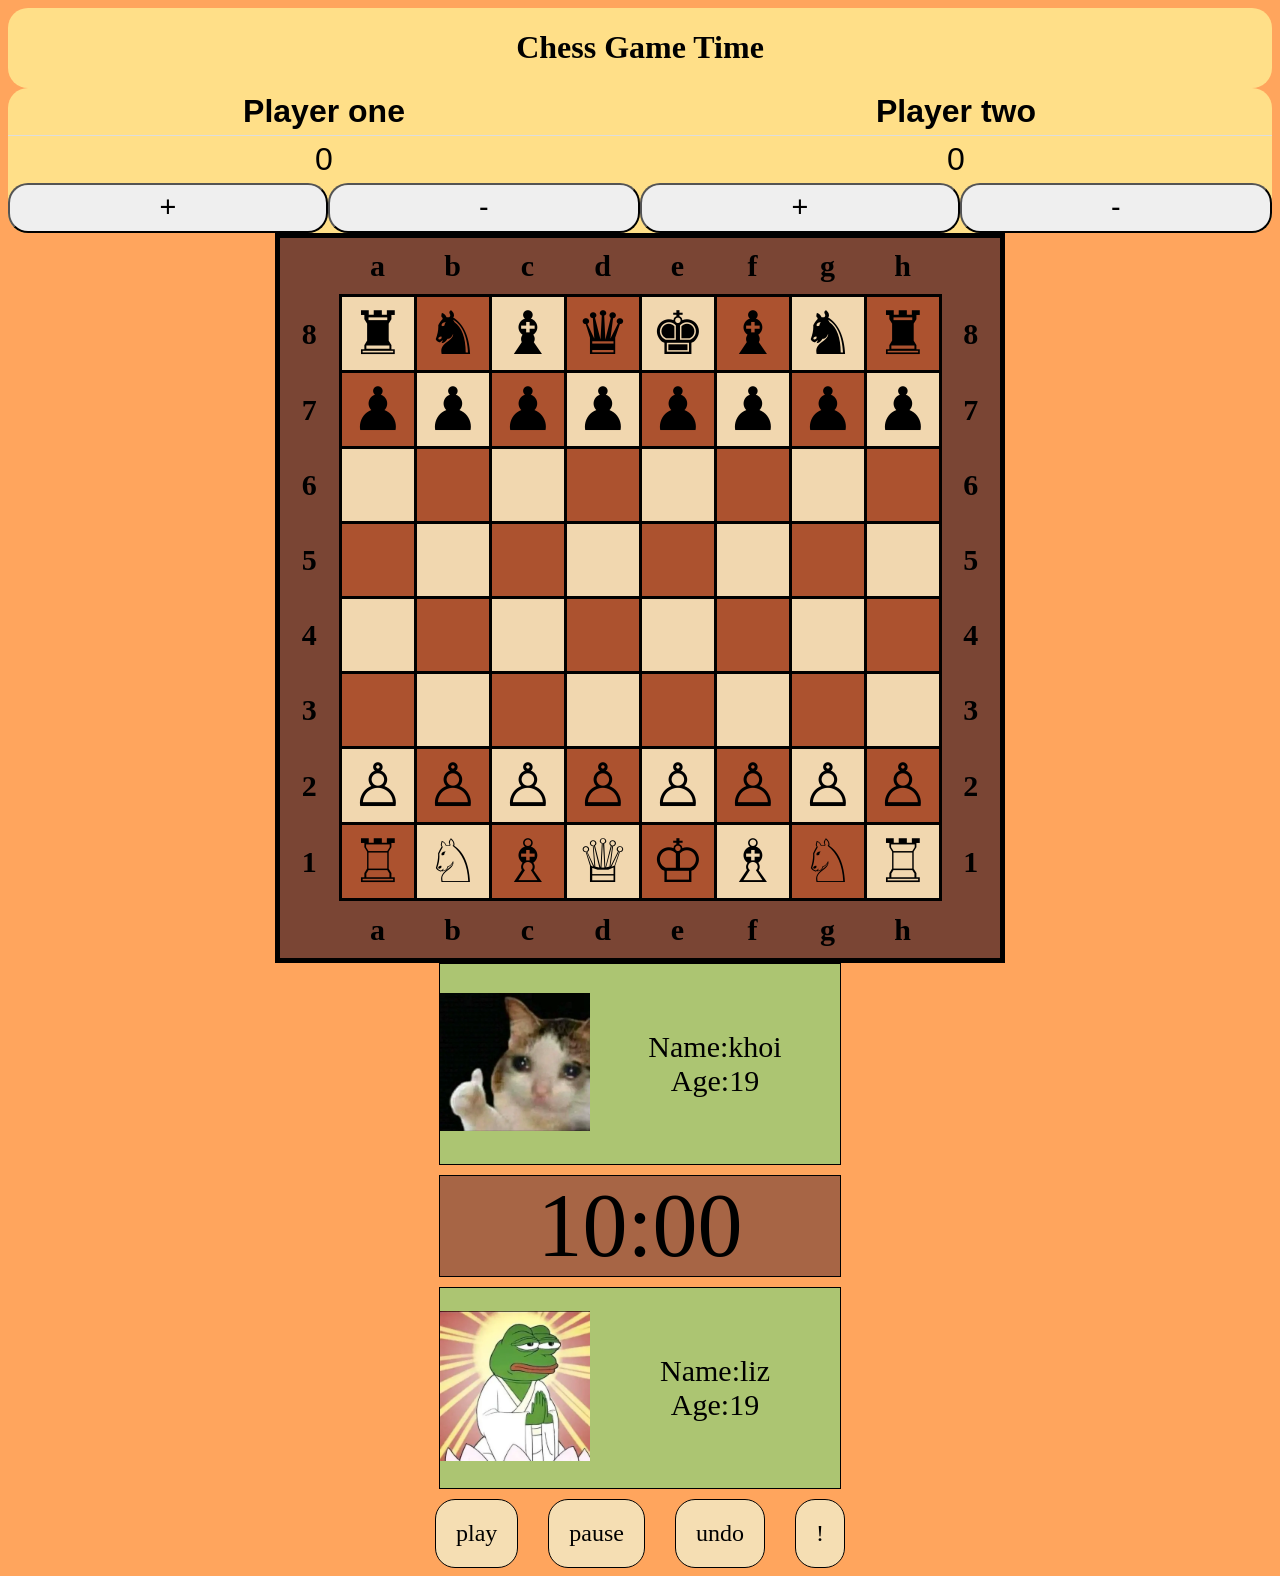
<file: ChessGame/chessGame.html>
<!DOCTYPE html>
<html lang="en">
<head>
    <meta charset="UTF-8">
    <meta name="viewport" content="width=device-width, initial-scale=1.0">
    <title>Document</title>
    <link rel="stylesheet" href="styles.css">
</head>
<body>
    <div class="gameName">
        <h1>Chess Game Time</h1>
    </div>
    <div class="scoreBoard">
        <div class="scoreBoard__name scoreBoard__name--one">Player one</div>
        <div class="scoreBoard__name scoreBoard__name--two">Player two</div>
        <div class="scoreBoard__score">0</div>
        <div class="scoreBoard__score">0</div>
        <div class="scoreBoard__controls">
            <button class="scoreBoard__controls--button">+</button>
            <button class="scoreBoard__controls--button">-</button>
        </div>
        <div class="scoreBoard__controls">
            <button class="scoreBoard__controls--button">+</button>
            <button class="scoreBoard__controls--button">-</button>
        </div>
    </div>
    <div class="mainChessGame">
        <div class="chessBox">
            <table id="chessBox--table">
                <tbody>
                    <tr class="locationRow">
                        <th></th>
                        <th>a</th>
                        <th>b</th>
                        <th>c</th>
                        <th>d</th>
                        <th>e</th>
                        <th>f</th>
                        <th>g</th>
                        <th>h</th>
                    </tr>
                    <tr>
                        <th class="locationRow">8</th>
                        <td class="light">♜</td>
                        <td class="dark">♞</td>
                        <td class="light">♝</td>
                        <td class="dark">♛</td>
                        <td class="light">♚</td>
                        <td class="dark">♝</td>
                        <td class="light">♞</td>
                        <td class="dark">♜</td>
                        <th class="locationRow">8</th>
                    </tr>
                    <tr>
                        <th class="locationRow">7</th>
                        <td class="dark">♟</td>
                        <td class="light">♟</td>
                        <td class="dark">♟</td>
                        <td class="light">♟</td>
                        <td class="dark">♟</td>
                        <td class="light">♟</td>
                        <td class="dark">♟</td>
                        <td class="light">♟</td>
                        <th class="locationRow">7</th>
                    </tr>
                    <tr>
                        <th class="locationRow">6</th>
                        <td class="light"></td>
                        <td class="dark"></td>
                        <td class="light"></td>
                        <td class="dark"></td>
                        <td class="light"></td>
                        <td class="dark"></td>
                        <td class="light"></td>
                        <td class="dark"></td>
                        <th class="locationRow">6</th>
                    </tr>
                    <tr>
                        <th class="locationRow">5</th>
                        <td class="dark"></td>
                        <td class="light"></td>
                        <td class="dark"></td>
                        <td class="light"></td>
                        <td class="dark"></td>
                        <td class="light"></td>
                        <td class="dark"></td>
                        <td class="light"></td>
                        <th class="locationRow">5</th>
                    </tr>
                    <tr>
                        <th class="locationRow">4</th>
                        <td class="light"></td>
                        <td class="dark"></td>
                        <td class="light"></td>
                        <td class="dark"></td>
                        <td class="light"></td>
                        <td class="dark"></td>
                        <td class="light"></td>
                        <td class="dark"></td>
                        <th class="locationRow">4</th>
                    </tr>
                    <tr>
                        <th class="locationRow">3</th>
                        <td class="dark"></td>
                        <td class="light"></td>
                        <td class="dark"></td>
                        <td class="light"></td>
                        <td class="dark"></td>
                        <td class="light"></td>
                        <td class="dark"></td>
                        <td class="light"></td>
                        <th class="locationRow">3</th>
                    </tr>
                    <tr>
                        <th class="locationRow">2</th>
                        <td class="light">♙</td>
                        <td class="dark">♙</td>
                        <td class="light">♙</td>
                        <td class="dark">♙</td>
                        <td class="light">♙</td>
                        <td class="dark">♙</td>
                        <td class="light">♙</td>
                        <td class="dark">♙</td>
                        <th class="locationRow">2</th>
                    </tr>
                    <tr>
                        <th class="locationRow">1</th>
                        <td class="dark">♖</td>
                        <td class="light">♘</td>
                        <td class="dark">♗</td>
                        <td class="light">♕</td>
                        <td class="dark">♔</td>
                        <td class="light">♗</td>
                        <td class="dark">♘</td>
                        <td class="light">♖</td>
                        <th class="locationRow">1</th>
                    </tr>
                    <tr class="locationRow">
                        <th></th>
                        <th>a</th>
                        <th>b</th>
                        <th>c</th>
                        <th>d</th>
                        <th>e</th>
                        <th>f</th>
                        <th>g</th>
                        <th>h</th>
                    </tr>
                </tbody>
            </table>
        </div>
        <div class="mainPlayer">
            <div class="character">
                <div id="characterAvatar">
                    <img src="./images/Meme Dong Vat 7.webp" alt="player1" class="imagesPlayer1">
                </div>
                <div class="characterInformation">
                    <div id="characterInformation__name">
                        Name:khoi
                    </div>
                    <div id="characterInformation__age">
                        Age:19
                    </div>  
                </div>
                <div id="characterCustomColor">
                    
                </div>
            </div>
            <div class="time">
                <p>10:00</p>
            </div>
            <div class="character">
                <div id="characterAvatar">
                    <img src="./images/Pepe Frog Meme.webp" alt="player2" class="imagesPlayer2">
                </div>
                <div class="characterInformation">
                    <div id="characterInformation__name">
                        Name:liz
                    </div>
                    <div id="characterInformation__age">
                        Age:19
                    </div>  
                </div>
                <div id="characterCustomColor">

                </div> 
            </div>
        </div>
    </div>
    <div class="settingControl">
        <div class="play">
            <div id="play--button" class="button"> play</div>
        </div>
        <div class="pause">
            <div id="pause--button" class="button">pause</div>
        </div>
        <div class="undo">
            <div id="undo--button" class="button">undo</div>
        </div>
        <div class="gameSetting">
            <div id="gameSetting" class="button">!</div>
        </div>
    </div>
</body>
</html>
</file>
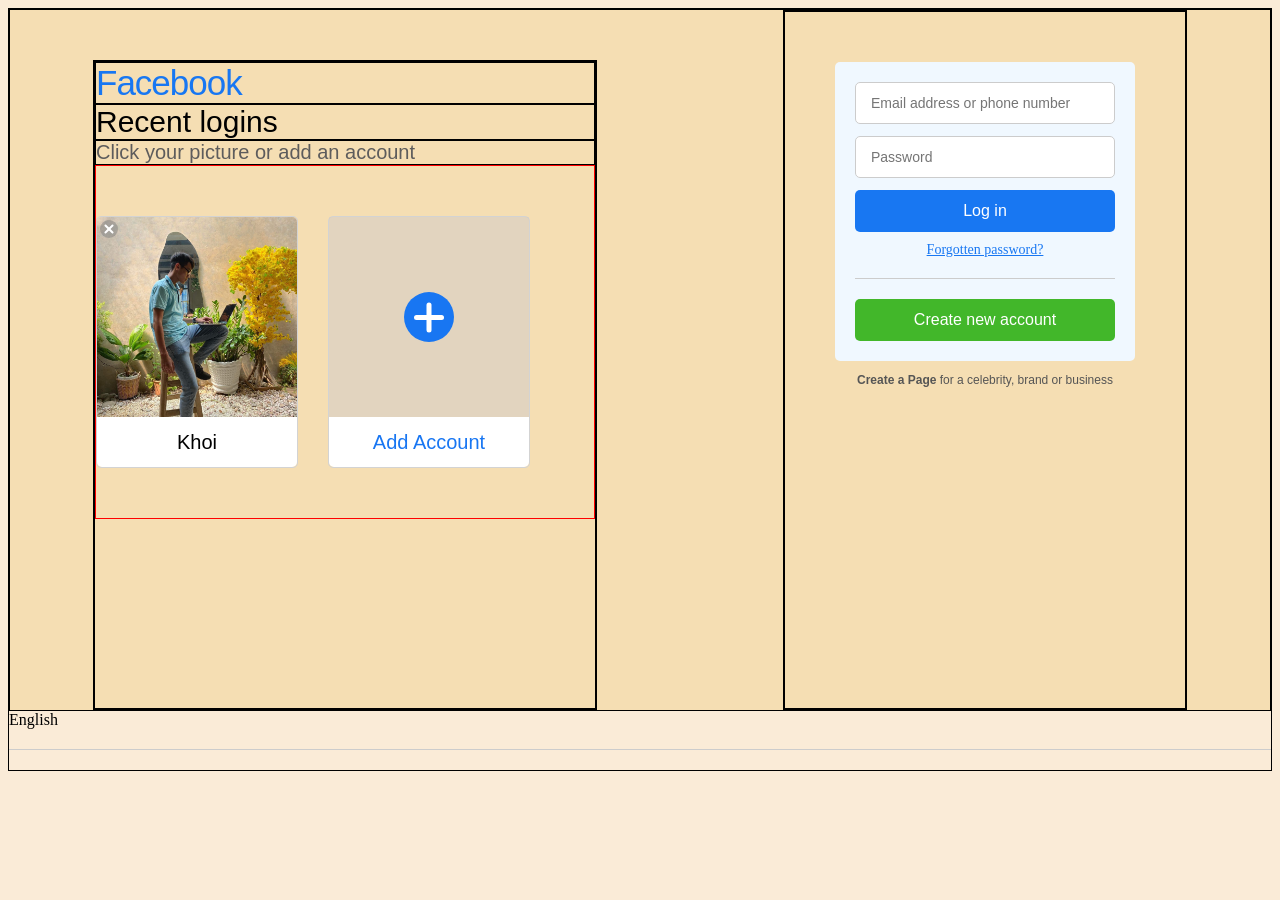
<file: Day_13_homework/facebookLogin.html>
<!DOCTYPE html>
<html lang="en">
<head>
    <meta charset="UTF-8">
    <meta name="viewport" content="width=device-width, initial-scale=1.0">
    <title>Login Facebook account</title>
    <link rel="stylesheet" href="styles/mainCss.css">
</head>
<body>
    <div id="main">
        <div id="background">
            <div id="leftContainer">
                <div class="facebookTitle">
                    Facebook
                </div>
                <div class="recentLoginsTitle">
                    Recent logins
                </div>
                <div class="suggest">
                    Click your picture or add an account
                </div>
                <div id="addAccountContainer">
                    <div class="mainAccount"> 
                        <div class="avatar">
                            <img src="./images/avatarFacebook.jpg">
                            <div class="crossButton">
                                <span class="cross"></span>
                            </div>
                        </div>
                        <div class="nameAccount">
                            <p>Khoi</p>
                        </div>
                    </div>
                    <div class="newAccount">
                        <div class="addNewAvatar">
                            <div class="plusButton">
                                <span class="plus"></span>
                            </div>
                        </div>
                        <div class="nameNewAccount">
                            <p>Add Account</p>
                        </div>
                    </div>
                </div>
            </div>
            <div id="rightContainer">
                <div id="loginContainer">
                    <div class="mainLogin">
                        <div class="accountRegister">
                            <input type="text" placeholder="Email address or phone number">
                            <input type="password" placeholder="Password">
                            <button>Log in</button>
                            <a href="#">Forgotten password?</a>
                            <hr>
                            <button>Create new account</button>
                            
                        </div>
                    </div>
                    <div class="createNewPageSuggest">
                        <p><b>Create a Page</b> for a celebrity, brand or business</p>
                    </div>
                </div>
            </div>
        </div>
    </div>
</body>
<footer>
    <div id="footer">
        <div id="language">
            English
        </div>
        <hr>
        <div id="supportLogin">

        </div>
        <div class="copyright notice">

        </div>
    </div>
</footer>
</html>
</file>
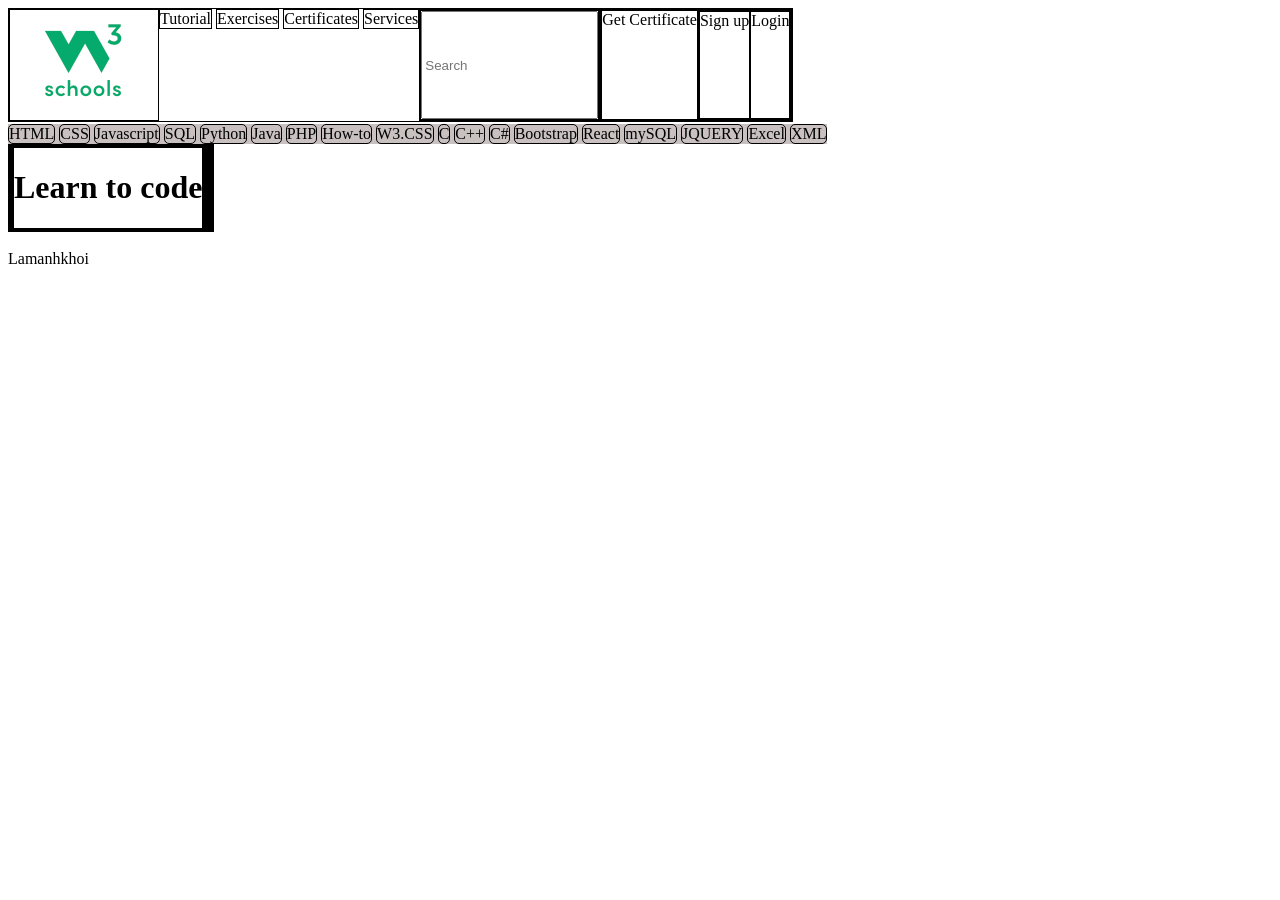
<file: Day_8_homework/W3school.html>
<!DOCTYPE html>
<html lang="en">
<head> 
    <link rel="stylesheet" href="styles.css">
</head>
<body>
    <header>
        <div id="topNavBar" class="classic">
            <div id="pagTop" class="W3Bar">
                <img src="./Image/W3Schools_logo.png"></img>
            </div>
            <nav class="W3BarItem">
                <div class="barItem">Tutorial</div>
                <div class="barItem">Exercises</div>
                <div class="barItem">Certificates</div>
                <div class="barItem">Services</div>
            </nav>
            <div id="searchContainer" class="W3BarItem>">
                <div id="searchInnerContainer">
                <input type="search" placeholder="Search"></input>
                </div>
            </div>
            <div class="rightSection">
                <div id="getCertificate">Get Certificate</div>
                <div id="register">
                    <div class="signUp">Sign up</div>
                    <div class="login">Login</div>
                </div>
            </div>
        </div>
        <section id="languageContainer">
            <div class="html">HTML</div>
            <div class="css">CSS</div>
            <div class="javascript">Javascript</div>
            <div class="sql">SQL</div>
            <div class="python">Python</div>
            <div class="java">Java</div>
            <div class="php">PHP</div>
            <div class="how-to">How-to</div>
            <div class="w3-css">W3.CSS</div>
            <div class="c">C</div>
            <div class="c">C++</div>
            <div class="c">C#</div>
            <div class="bootstrap">Bootstrap</div>
            <div class="react">React</div>
            <div class="mysql">mySQL</div>
            <div class="jquery">JQUERY</div>
            <div class="excel">Excel</div>
            <div class="xml">XML</div>
        </section>
    </header>

    <div class="container">
        <div class="main">
            <div class="firstContent">
                
            </div>
            <div class="secondContent">
                <div class="title">
                    <h1>Learn to code</h1>
                </div>
                <div class="script">
                
                </div>
                <div class="bodySearch">
                
                </div>
                <div class="helpLink">
                
                </div>
            </div>
            <div class="thirdContent">
                
            </div>
        </div>
    </div>
    <footer>
        <p>Lamanhkhoi</p>
    </footer>
</body>
</html>
</file>
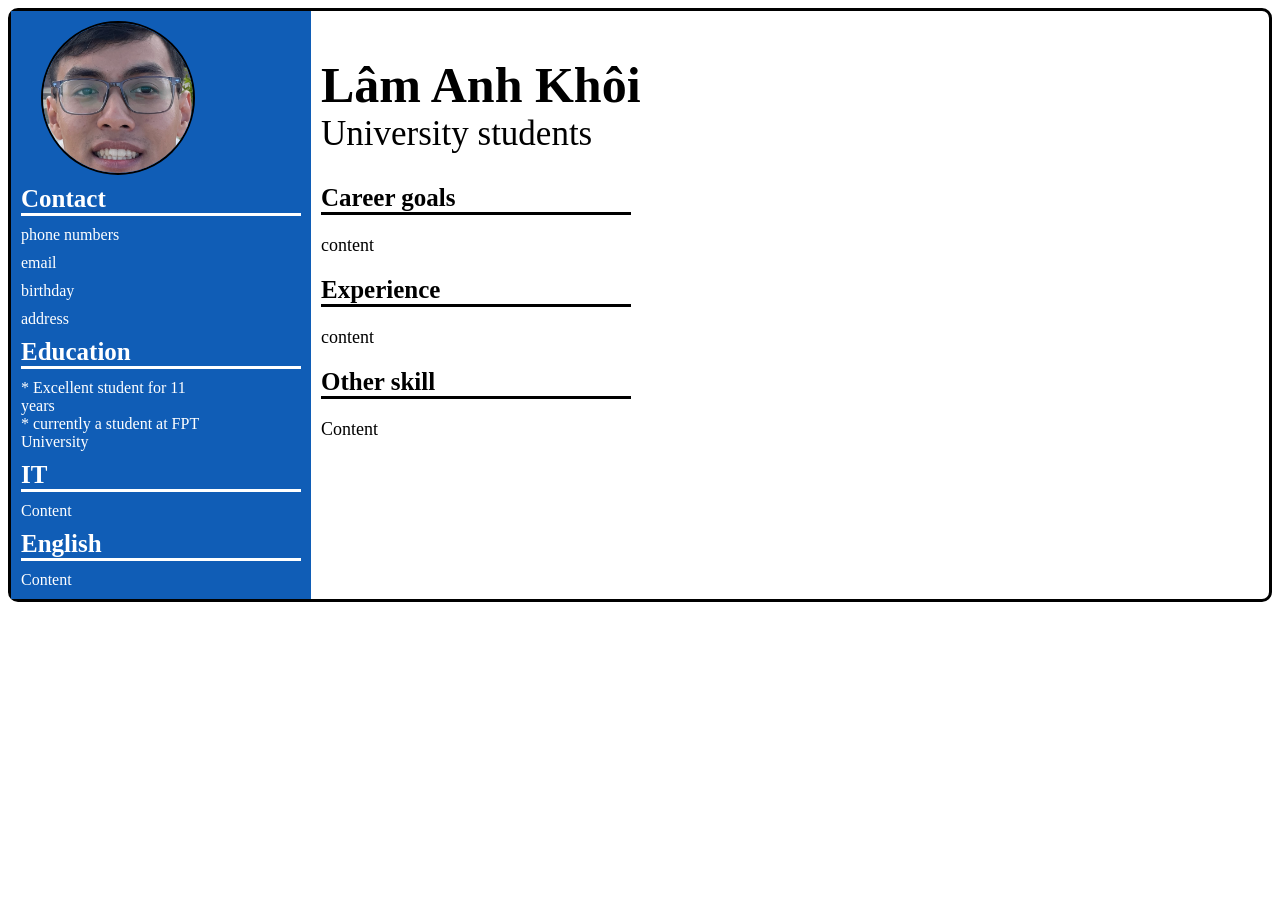
<file: Day_9_homework/CV.html>
<!DOCTYPE html>
<html lang="en">
<head>
    <meta charset="UTF-8">
    <meta name="viewport" content="width=device-width, initial-scale=1.0">
    <title>Document</title>
    <link rel="stylesheet" href="styles.css">
</head>
<body>
    <div class="personal" id="mainCV">
        <div id="personal__avatar">
            <img src="./images/avatar.png"></img>
        </div>
        <div class="personal__contact">
            <div class="contactTitle"><b>Contact</b></div>
            <div id="contactPersonal">
                <div class="contactPersonal__information">phone numbers</div>
                <div class="contactPersonal__information">email</div>
                <div class="contactPersonal__information">birthday</div>
                <div class="contactPersonal__information">address</div>
            </div>
        </div>
        <div class="personal__education">
            <div id="educationProfile">
                <div id="skillTitle"><b>Education</b></div>
                <div id="educationProfileContent">
                    <span>* Excellent student for 11 years</span>
                    <span>* currently a student at FPT University</span>
                </div>
            </div>
        </div>
        <div class="personal__skill">
            <div class="skillIT">
                <div id="skillTitle"><b>IT</b></div>
                <div id="skillITContent">
                    Content
                </div>
            </div>
            <div class="skillEnglish">
                <div id="skillTitle"><b>English</b></div>
                <div id="skillEnglishContent">Content</div>
            </div>
        </div>
    </div>
    <div class="main" id="mainCV">
        <div class="name-and-jobs">
            <div class="name-and-jobsFullname"><b>Lâm Anh Khôi</b></div>
            <div class="name-and-jobsWhere">University students</div>
        </div>
        <div class="career-goals">
            <div class="career-goals__title"><b>Career goals</b></div>
            <div id="career-goalsContent">
                content
            </div>
        </div>
        <div class="experience">
            <div class="experience__title"><b>Experience</b></div>
            <div id="experienceContent">
                content
            </div>
        </div>
        <div class="other-skill">
            <div class="other-skill__title"><b>Other skill</b></div>
            <div id="other-skillContent">
                Content
            </div>
        </div>
    </div>

</body>
</html>
</file>
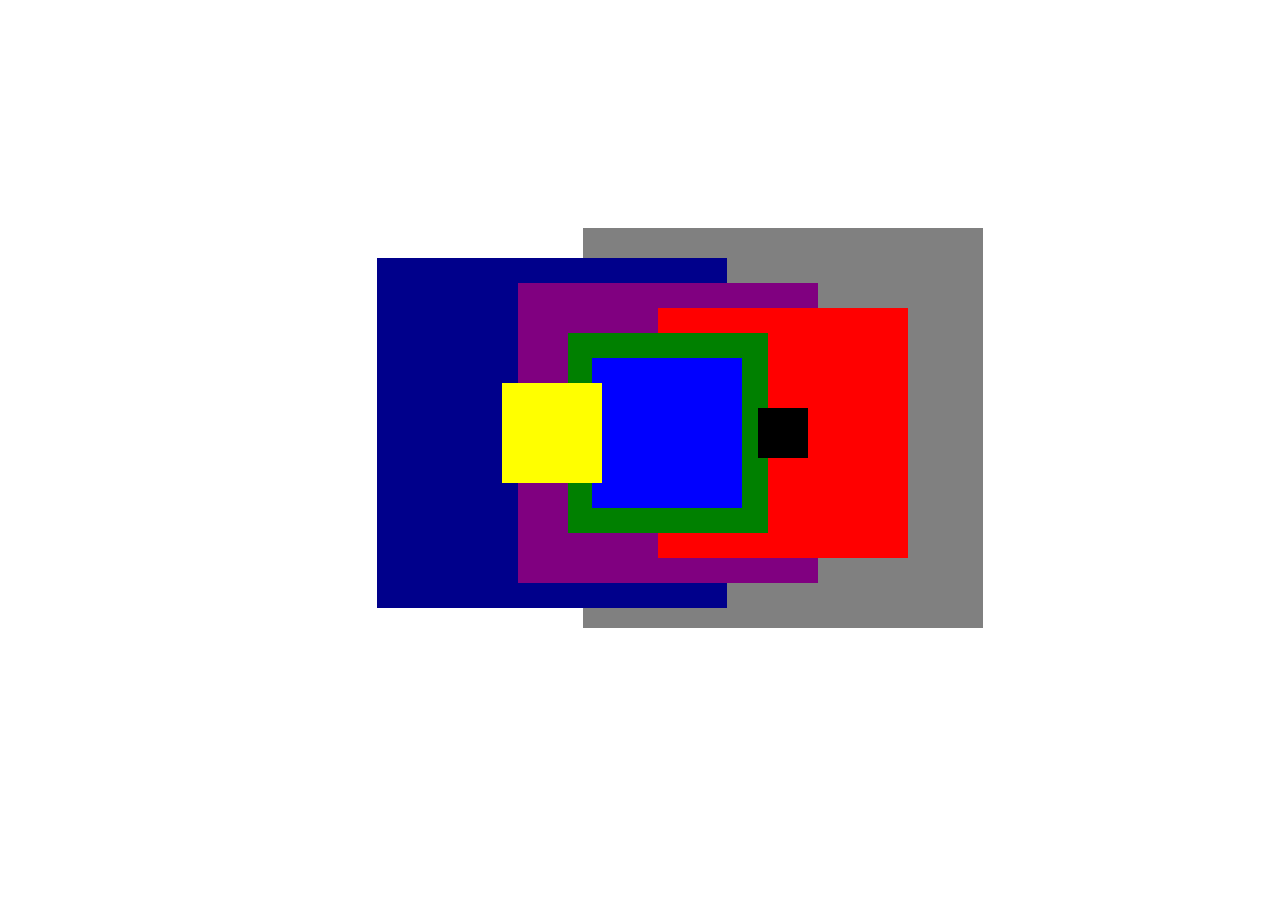
<file: Hanoi Tower/hanoi-tower-2.html>
<!DOCTYPE html>
<html lang="en">
<head>
  <meta charset="UTF-8">
  <meta name="viewport" content="width=device-width, initial-scale=1.0">
  <title>Document</title>
  <link rel="stylesheet" type="text/css" href="hanoi-tower-2.css">
</head>

<body>
  <div id="root">
    <div class="first-col">
      <div class="red"></div>
      <div class="black"></div>
      <div class="grey"></div>
    </div>

    <div class="second-col">
      <div class="green"></div>
      <div class="purple"></div>
      <div class="blue"></div>
    </div>

    <div class="third-col">
      <div class="yellow"></div>
      <div class="darkblue"></div>
    </div>
  </div>
</body>
</html>
</file>
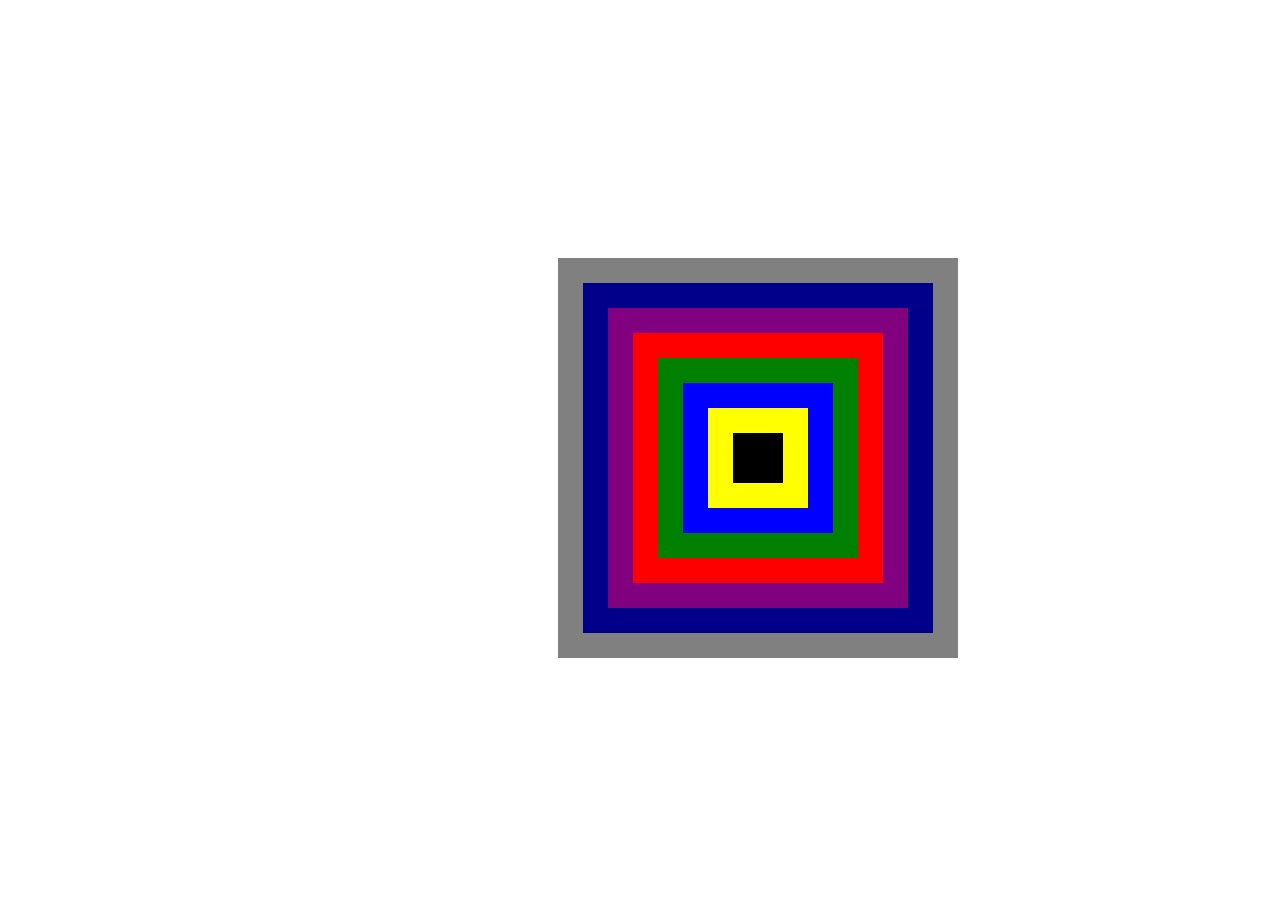
<file: Hanoi Tower/hanoi-tower.html>
<!DOCTYPE html>
<html lang="en">
<head>
  <meta charset="UTF-8">
  <meta name="viewport" content="width=device-width, initial-scale=1.0">
  <title>Document</title>
  <link rel="stylesheet" type="text/css" href="hanoi-tower.css">
</head>

<body>
  <div id="root">
    <div class="first-col">
      <div class="red"></div>
      <div class="black"></div>
      <div class="grey"></div>
    </div>

    <div class="second-col">
      <div class="green"></div>
      <div class="purple"></div>
      <div class="blue"></div>
    </div>

    <div class="third-col">
      <div class="yellow"></div>
      <div class="darkblue"></div>
    </div>
  </div>
</body>
</html>
</file>
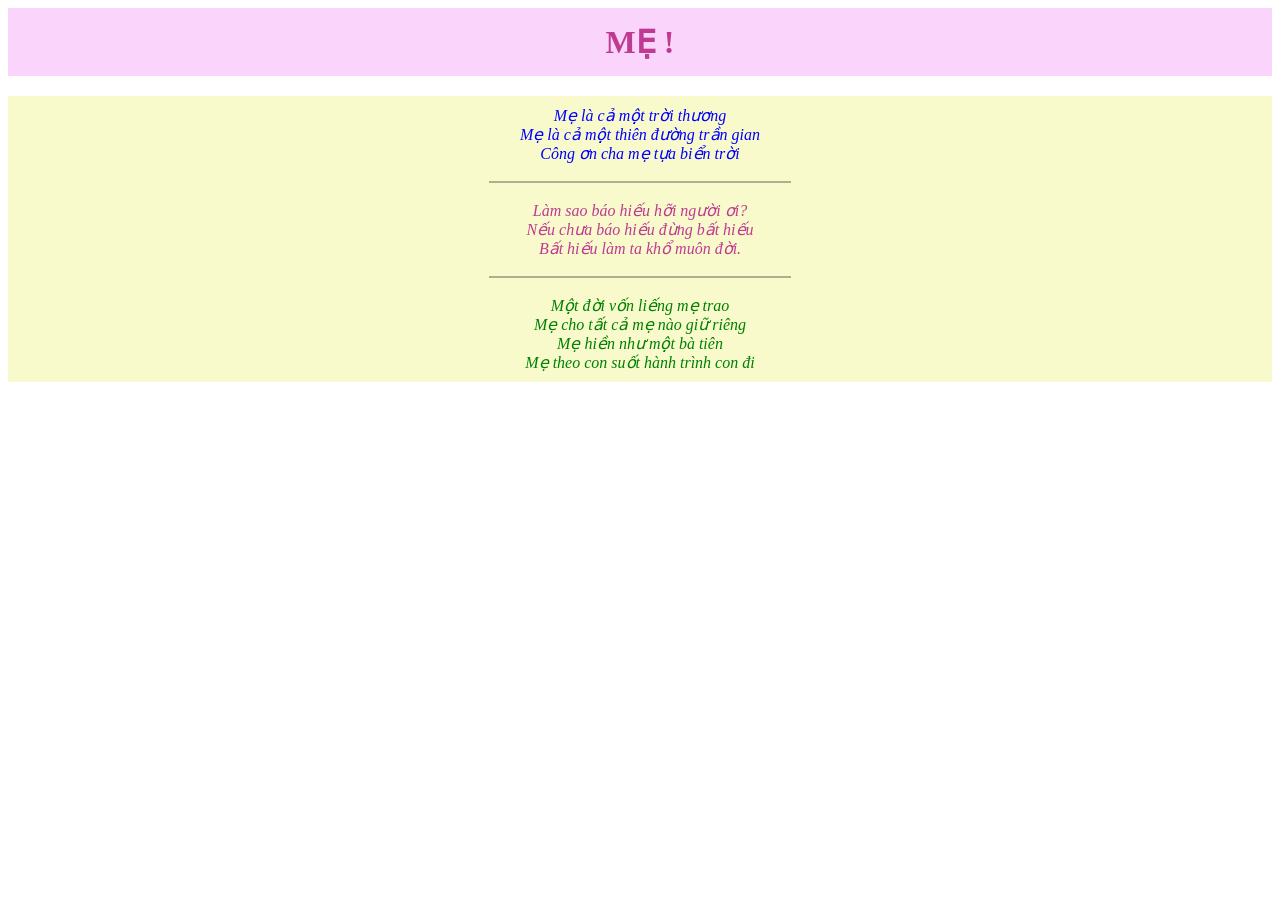
<file: baitapTKWeb/1- Me!/Me.html>
<!DOCTYPE html>
<html lang="en">
<head>
    <meta charset="UTF-8">
    <meta name="viewport" content="width=device-width, initial-scale=1.0">
    <title>Document</title>
    <link rel="stylesheet" href="./styles.css">
</head>
<body>
    <header>MẸ !</header>
    <div class="main">
        <div id="main__content1">
            <span>Mẹ là cả một trời thương</span><br>
            <span>Mẹ là cả một thiên đường trần gian</span><br>
            <span>Công ơn cha mẹ tựa biển trời </span>
        </div>
        <hr>
        <div id="main__content2">
            <span>Làm sao báo hiếu hỡi người ơi? </span><br>
            <span>Nếu chưa báo hiếu đừng bất hiếu</span><br>
            <span>Bất hiếu làm ta khổ muôn đời.</span>
        </div>
        <hr>
        <div id="main__content3">
            <span>Một đời vốn liếng mẹ trao</span><br>
            <span>Mẹ cho tất cả mẹ nào giữ riêng</span><br>
            <span>Mẹ hiền như một bà tiên</span><br>
            <span>Mẹ theo con suốt hành trình con đi</span>
        </div>
    </div>
</body>
</html>
</file>
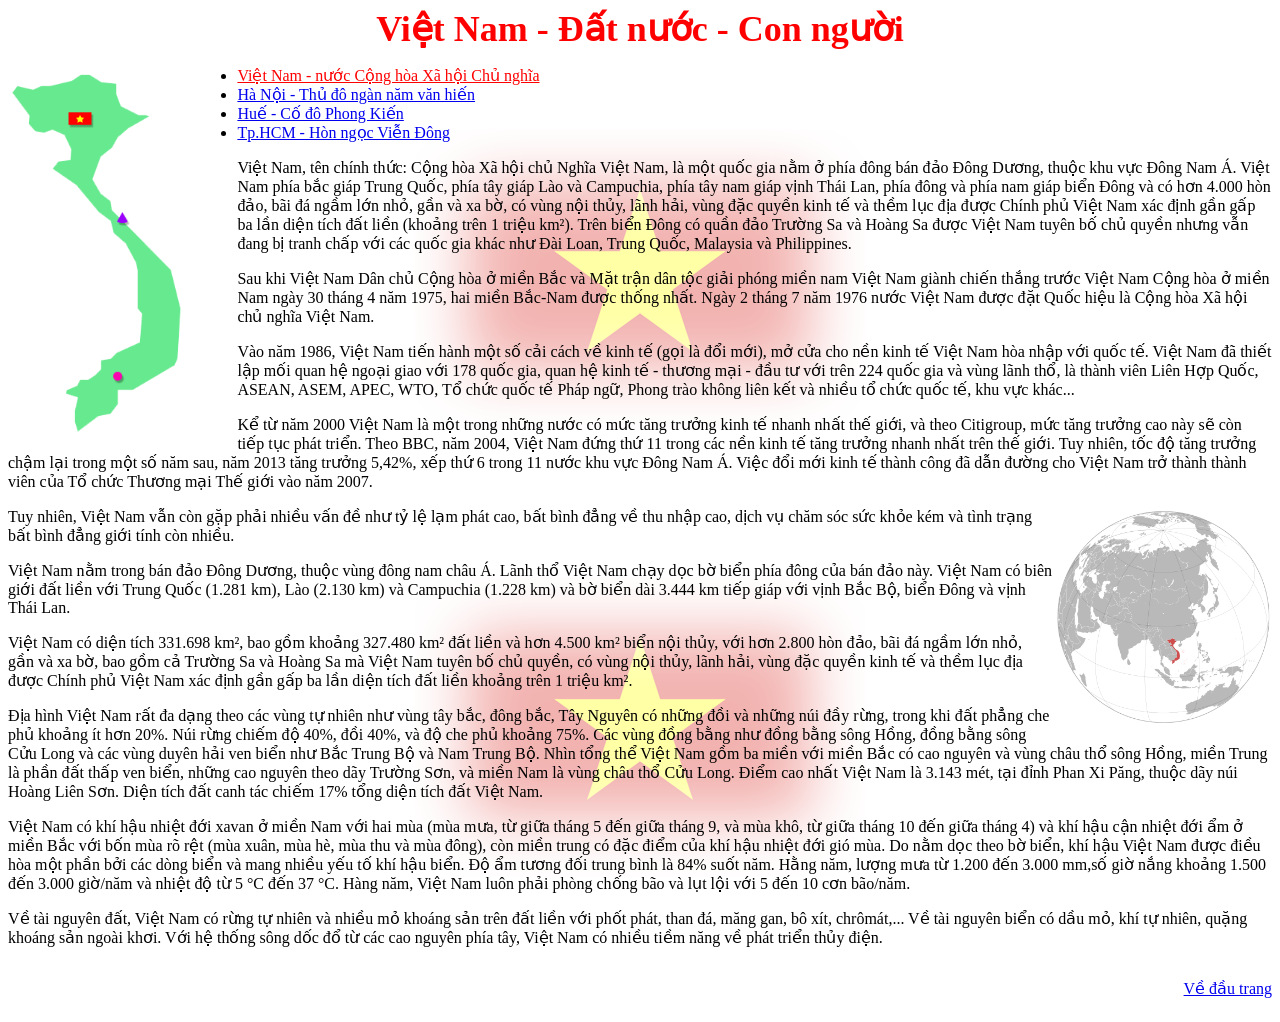
<file: baitapTKWeb/10 - VietNam/website-phan1.html>
<!DOCTYPE html>
<html lang="en">
<head>
    <meta charset="UTF-8">
    <meta name="viewport" content="width=device-width, initial-scale=1.0">
    <link rel="stylesheet" href="./styles-phan1.css">
    <title>Document</title>
</head>
<body>
    <div class="title">
        <span>Việt Nam - Đất nước - Con người</span>
    </div>
    <div class="main">
        <div class="container1">
            <img src="./hinh/ban-do-viet-nam.png" alt="map">
            <div class="content">
                <ul>
                    <li><a href="#" style="color: red;">Việt Nam - nước Cộng hòa Xã hội Chủ nghĩa</a></li>
                    <li><a href="#">Hà Nội - Thủ đô ngàn năm văn hiến</a></li>
                    <li><a href="#">Huế - Cố đô Phong Kiến</a></li>
                    <li><a href="#">Tp.HCM - Hòn ngọc Viễn Đông</a></li>
                </ul>
                <p>
                    Việt Nam, tên chính thức: Cộng hòa Xã hội chủ Nghĩa Việt Nam, là một quốc gia nằm ở phía đông bán đảo Đông Dương, thuộc khu vực Đông Nam Á. Việt Nam phía bắc giáp Trung Quốc, phía tây giáp Lào và Campuchia, phía tây nam giáp vịnh Thái Lan, phía đông và phía nam giáp biển Đông và có hơn 4.000 hòn đảo, bãi đá ngầm lớn nhỏ, gần và xa bờ, có vùng nội thủy, lãnh hải, vùng đặc quyền kinh tế và thềm lục địa được Chính phủ Việt Nam xác định gần gấp ba lần diện tích đất liền (khoảng trên 1 triệu km²). Trên biển Đông có quần đảo Trường Sa và Hoàng Sa được Việt Nam tuyên bố chủ quyền nhưng vẫn đang bị tranh chấp với các quốc gia khác như Đài Loan, Trung Quốc, Malaysia và Philippines.
                </p>
                <p>
                    Sau khi Việt Nam Dân chủ Cộng hòa ở miền Bắc và Mặt trận dân tộc giải phóng miền nam Việt Nam giành chiến thắng trước Việt Nam Cộng hòa ở miền Nam ngày 30 tháng 4 năm 1975, hai miền Bắc-Nam được thống nhất. Ngày 2 tháng 7 năm 1976 nước Việt Nam được đặt Quốc hiệu là Cộng hòa Xã hội chủ nghĩa Việt Nam.
                </p>
                <p>
                    Vào năm 1986, Việt Nam tiến hành một số cải cách về kinh tế (gọi là đổi mới), mở cửa cho nền kinh tế Việt Nam hòa nhập với quốc tế. Việt Nam đã thiết lập mối quan hệ ngoại giao với 178 quốc gia, quan hệ kinh tế - thương mại - đầu tư với trên 224 quốc gia và vùng lãnh thổ, là thành viên Liên Hợp Quốc, ASEAN, ASEM, APEC, WTO, Tổ chức quốc tế Pháp ngữ, Phong trào không liên kết và nhiều tổ chức quốc tế, khu vực khác...
                </p>
                <p>
                    Kể từ năm 2000 Việt Nam là một trong những nước có mức tăng trưởng kinh tế nhanh nhất thế giới, và theo Citigroup, mức tăng trưởng cao này sẽ còn tiếp tục phát triển. Theo BBC, năm 2004, Việt Nam đứng thứ 11 trong các nền kinh tế tăng trưởng nhanh nhất trên thế giới. Tuy nhiên, tốc độ tăng trưởng chậm lại trong một số năm sau, năm 2013 tăng trưởng 5,42%, xếp thứ 6 trong 11 nước khu vực Đông Nam Á. Việc đổi mới kinh tế thành công đã dẫn đường cho Việt Nam trở thành thành viên của Tổ chức Thương mại Thế giới vào năm 2007.
                </p>
            </div>
                
        </div>
        <div class="container2">
            <img src="./hinh/VietNamInTheWorld.png" alt="earth">
            <p>
                Tuy nhiên, Việt Nam vẫn còn gặp phải nhiều vấn đề như tỷ lệ lạm phát cao, bất bình đẳng về thu nhập cao, dịch vụ chăm sóc sức khỏe kém và tình trạng bất bình đẳng giới tính còn nhiều.
            </p>
            
            <p>
                Việt Nam nằm trong bán đảo Đông Dương, thuộc vùng đông nam châu Á. Lãnh thổ Việt Nam chạy dọc bờ biển phía đông của bán đảo này. Việt Nam có biên giới đất liền với Trung Quốc (1.281 km), Lào (2.130 km) và Campuchia (1.228 km) và bờ biển dài 3.444 km tiếp giáp với vịnh Bắc Bộ, biển Đông và vịnh Thái Lan.
            </p>
            <p>
                Việt Nam có diện tích 331.698 km², bao gồm khoảng 327.480 km² đất liền và hơn 4.500 km² biển nội thủy, với hơn 2.800 hòn đảo, bãi đá ngầm lớn nhỏ, gần và xa bờ, bao gồm cả Trường Sa và Hoàng Sa mà Việt Nam tuyên bố chủ quyền, có vùng nội thủy, lãnh hải, vùng đặc quyền kinh tế và thềm lục địa được Chính phủ Việt Nam xác định gần gấp ba lần diện tích đất liền khoảng trên 1 triệu km².
            </p>
            <p>
                Địa hình Việt Nam rất đa dạng theo các vùng tự nhiên như vùng tây bắc, đông bắc, Tây Nguyên có những đồi và những núi đầy rừng, trong khi đất phẳng che phủ khoảng ít hơn 20%. Núi rừng chiếm độ 40%, đồi 40%, và độ che phủ khoảng 75%. Các vùng đồng bằng như đồng bằng sông Hồng, đồng bằng sông Cửu Long và các vùng duyên hải ven biển như Bắc Trung Bộ và Nam Trung Bộ. Nhìn tổng thể Việt Nam gồm ba miền với miền Bắc có cao nguyên và vùng châu thổ sông Hồng, miền Trung là phần đất thấp ven biển, những cao nguyên theo dãy Trường Sơn, và miền Nam là vùng châu thổ Cửu Long. Điểm cao nhất Việt Nam là 3.143 mét, tại đỉnh Phan Xi Păng, thuộc dãy núi Hoàng Liên Sơn. Diện tích đất canh tác chiếm 17% tổng diện tích đất Việt Nam.
            </p>
            <p>
                Việt Nam có khí hậu nhiệt đới xavan ở miền Nam với hai mùa (mùa mưa, từ giữa tháng 5 đến giữa tháng 9, và mùa khô, từ giữa tháng 10 đến giữa tháng 4) và khí hậu cận nhiệt đới ẩm ở miền Bắc với bốn mùa rõ rệt (mùa xuân, mùa hè, mùa thu và mùa đông), còn miền trung có đặc điểm của khí hậu nhiệt đới gió mùa. Do nằm dọc theo bờ biển, khí hậu Việt Nam được điều hòa một phần bởi các dòng biển và mang nhiều yếu tố khí hậu biển. Độ ẩm tương đối trung bình là 84% suốt năm. Hằng năm, lượng mưa từ 1.200 đến 3.000 mm,số giờ nắng khoảng 1.500 đến 3.000 giờ/năm và nhiệt độ từ 5 °C đến 37 °C. Hàng năm, Việt Nam luôn phải phòng chống bão và lụt lội với 5 đến 10 cơn bão/năm.
            </p>
            <p>
                Về tài nguyên đất, Việt Nam có rừng tự nhiên và nhiều mỏ khoáng sản trên đất liền với phốt phát, than đá, măng gan, bô xít, chrômát,... Về tài nguyên biển có dầu mỏ, khí tự nhiên, quặng khoáng sản ngoài khơi. Với hệ thống sông dốc đổ từ các cao nguyên phía tây, Việt Nam có nhiều tiềm năng về phát triển thủy điện.
            </p>

        </div>
    </div>
    <footer>
        <p><a href="#">
            Về đầu trang
        </a></p>
    </footer>
</body>
</html>
</file>
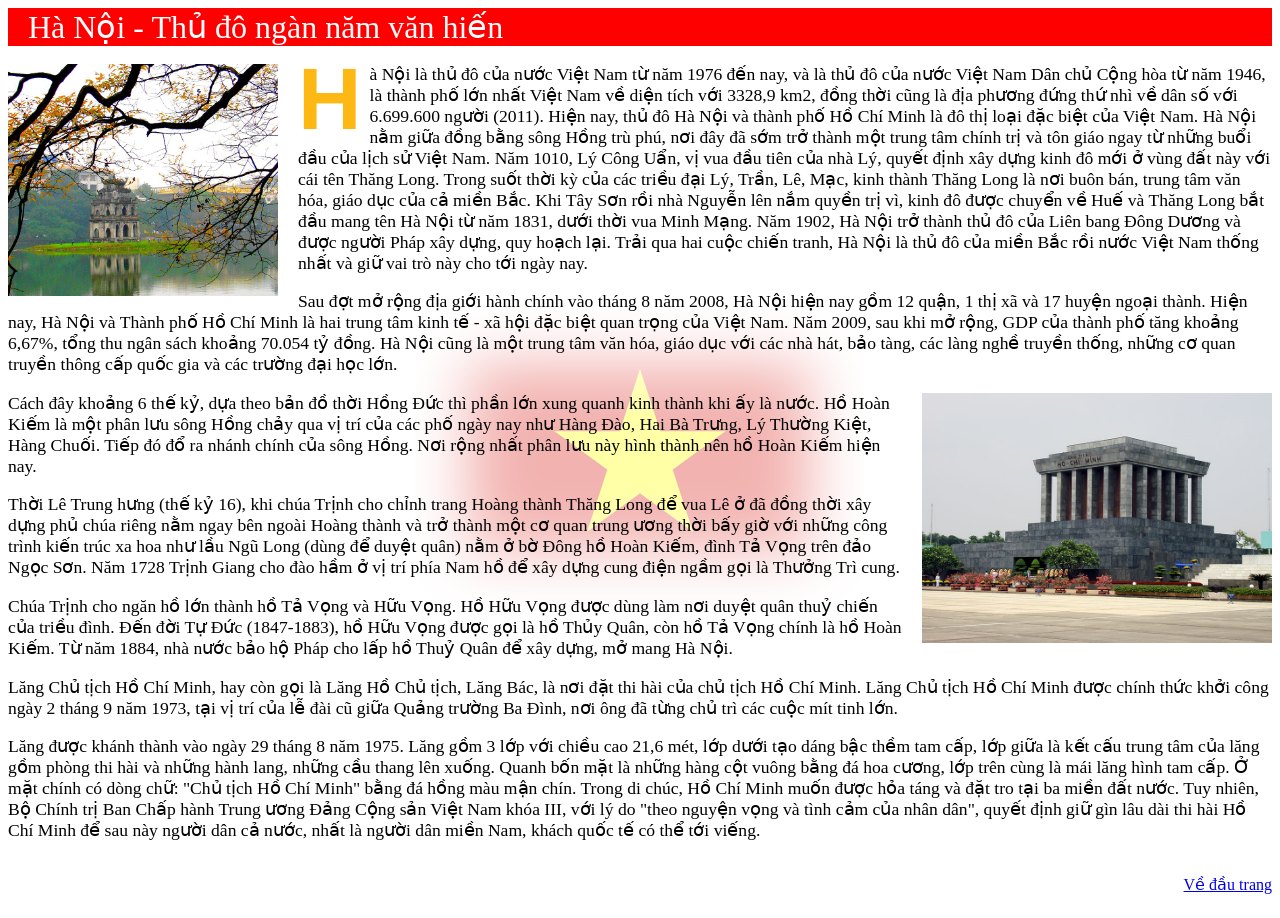
<file: baitapTKWeb/10 - VietNam/website-phan2.html>
<!DOCTYPE html>
<html lang="en">
<head>
    <meta charset="UTF-8">
    <meta name="viewport" content="width=device-width, initial-scale=1.0">
    <link rel="stylesheet" href="./styles-phan2.css">
    <title>Document</title>
</head>
<body>
    <div class="title">
        <span>
            Hà Nội - Thủ đô ngàn năm văn hiến
        </span>
    </div>
    <div class="main">
        <div class="container1">
            <img src="./hinh/ho-guom.jpg" alt="">
            <p class="content">
                Hà Nội là thủ đô của nước Việt Nam từ năm 1976 đến nay, và là thủ đô của nước Việt Nam Dân chủ Cộng hòa từ năm 1946, là thành phố lớn nhất Việt Nam về diện tích với 3328,9 km2, đồng thời cũng là địa phương đứng thứ nhì về dân số với 6.699.600 người (2011). Hiện nay, thủ đô Hà Nội và thành phố Hồ Chí Minh là đô thị loại đặc biệt của Việt Nam. Hà Nội nằm giữa đồng bằng sông Hồng trù phú, nơi đây đã sớm trở thành một trung tâm chính trị và tôn giáo ngay từ những buổi đầu của lịch sử Việt Nam. Năm 1010, Lý Công Uẩn, vị vua đầu tiên của nhà Lý, quyết định xây dựng kinh đô mới ở vùng đất này với cái tên Thăng Long. Trong suốt thời kỳ của các triều đại Lý, Trần, Lê, Mạc, kinh thành Thăng Long là nơi buôn bán, trung tâm văn hóa, giáo dục của cả miền Bắc. Khi Tây Sơn rồi nhà Nguyễn lên nắm quyền trị vì, kinh đô được chuyển về Huế và Thăng Long bắt đầu mang tên Hà Nội từ năm 1831, dưới thời vua Minh Mạng. Năm 1902, Hà Nội trở thành thủ đô của Liên bang Đông Dương và được người Pháp xây dựng, quy hoạch lại. Trải qua hai cuộc chiến tranh, Hà Nội là thủ đô của miền Bắc rồi nước Việt Nam thống nhất và giữ vai trò này cho tới ngày nay.
            </p>
            <p>
                Sau đợt mở rộng địa giới hành chính vào tháng 8 năm 2008, Hà Nội hiện nay gồm 12 quận, 1 thị xã và 17 huyện ngoại thành. Hiện nay, Hà Nội và Thành phố Hồ Chí Minh là hai trung tâm kinh tế - xã hội đặc biệt quan trọng của Việt Nam. Năm 2009, sau khi mở rộng, GDP của thành phố tăng khoảng 6,67%, tổng thu ngân sách khoảng 70.054 tỷ đồng. Hà Nội cũng là một trung tâm văn hóa, giáo dục với các nhà hát, bảo tàng, các làng nghề truyền thống, những cơ quan truyền thông cấp quốc gia và các trường đại học lớn.
            </p>
        </div>
        <div class="container2">
            <img src="./hinh/lang-bac.jpg" alt="legend">
            <p>
                Cách đây khoảng 6 thế kỷ, dựa theo bản đồ thời Hồng Đức thì phần lớn xung quanh kinh thành khi ấy là nước. Hồ Hoàn Kiếm là một phân lưu sông Hồng chảy qua vị trí của các phố ngày nay như Hàng Đào, Hai Bà Trưng, Lý Thường Kiệt, Hàng Chuối. Tiếp đó đổ ra nhánh chính của sông Hồng. Nơi rộng nhất phân lưu này hình thành nên hồ Hoàn Kiếm hiện nay.
            </p>
            <p>
                Thời Lê Trung hưng (thế kỷ 16), khi chúa Trịnh cho chỉnh trang Hoàng thành Thăng Long để vua Lê ở đã đồng thời xây dựng phủ chúa riêng nằm ngay bên ngoài Hoàng thành và trở thành một cơ quan trung ương thời bấy giờ với những công trình kiến trúc xa hoa như lầu Ngũ Long (dùng để duyệt quân) nằm ở bờ Đông hồ Hoàn Kiếm, đình Tả Vọng trên đảo Ngọc Sơn. Năm 1728 Trịnh Giang cho đào hầm ở vị trí phía Nam hồ để xây dựng cung điện ngầm gọi là Thưởng Trì cung.
            </p>
            <p>
                Chúa Trịnh cho ngăn hồ lớn thành hồ Tả Vọng và Hữu Vọng. Hồ Hữu Vọng được dùng làm nơi duyệt quân thuỷ chiến của triều đình. Đến đời Tự Đức (1847-1883), hồ Hữu Vọng được gọi là hồ Thủy Quân, còn hồ Tả Vọng chính là hồ Hoàn Kiếm. Từ năm 1884, nhà nước bảo hộ Pháp cho lấp hồ Thuỷ Quân để xây dựng, mở mang Hà Nội.
            </p>
            <p>
                Lăng Chủ tịch Hồ Chí Minh, hay còn gọi là Lăng Hồ Chủ tịch, Lăng Bác, là nơi đặt thi hài của chủ tịch Hồ Chí Minh. Lăng Chủ tịch Hồ Chí Minh được chính thức khởi công ngày 2 tháng 9 năm 1973, tại vị trí của lễ đài cũ giữa Quảng trường Ba Đình, nơi ông đã từng chủ trì các cuộc mít tinh lớn. 
            </p>
            <p>
                Lăng được khánh thành vào ngày 29 tháng 8 năm 1975. Lăng gồm 3 lớp với chiều cao 21,6 mét, lớp dưới tạo dáng bậc thềm tam cấp, lớp giữa là kết cấu trung tâm của lăng gồm phòng thi hài và những hành lang, những cầu thang lên xuống. Quanh bốn mặt là những hàng cột vuông bằng đá hoa cương, lớp trên cùng là mái lăng hình tam cấp. Ở mặt chính có dòng chữ: "Chủ tịch Hồ Chí Minh" bằng đá hồng màu mận chín. Trong di chúc, Hồ Chí Minh muốn được hỏa táng và đặt tro tại ba miền đất nước. Tuy nhiên, Bộ Chính trị Ban Chấp hành Trung ương Đảng Cộng sản Việt Nam khóa III, với lý do "theo nguyện vọng và tình cảm của nhân dân", quyết định giữ gìn lâu dài thi hài Hồ Chí Minh để sau này người dân cả nước, nhất là người dân miền Nam, khách quốc tế có thể tới viếng.
            </p>
        </div>
        <footer>
            <p><a href="#">
                Về đầu trang
            </a></p>
        </footer>
    </div>
</body>
</html>
</file>
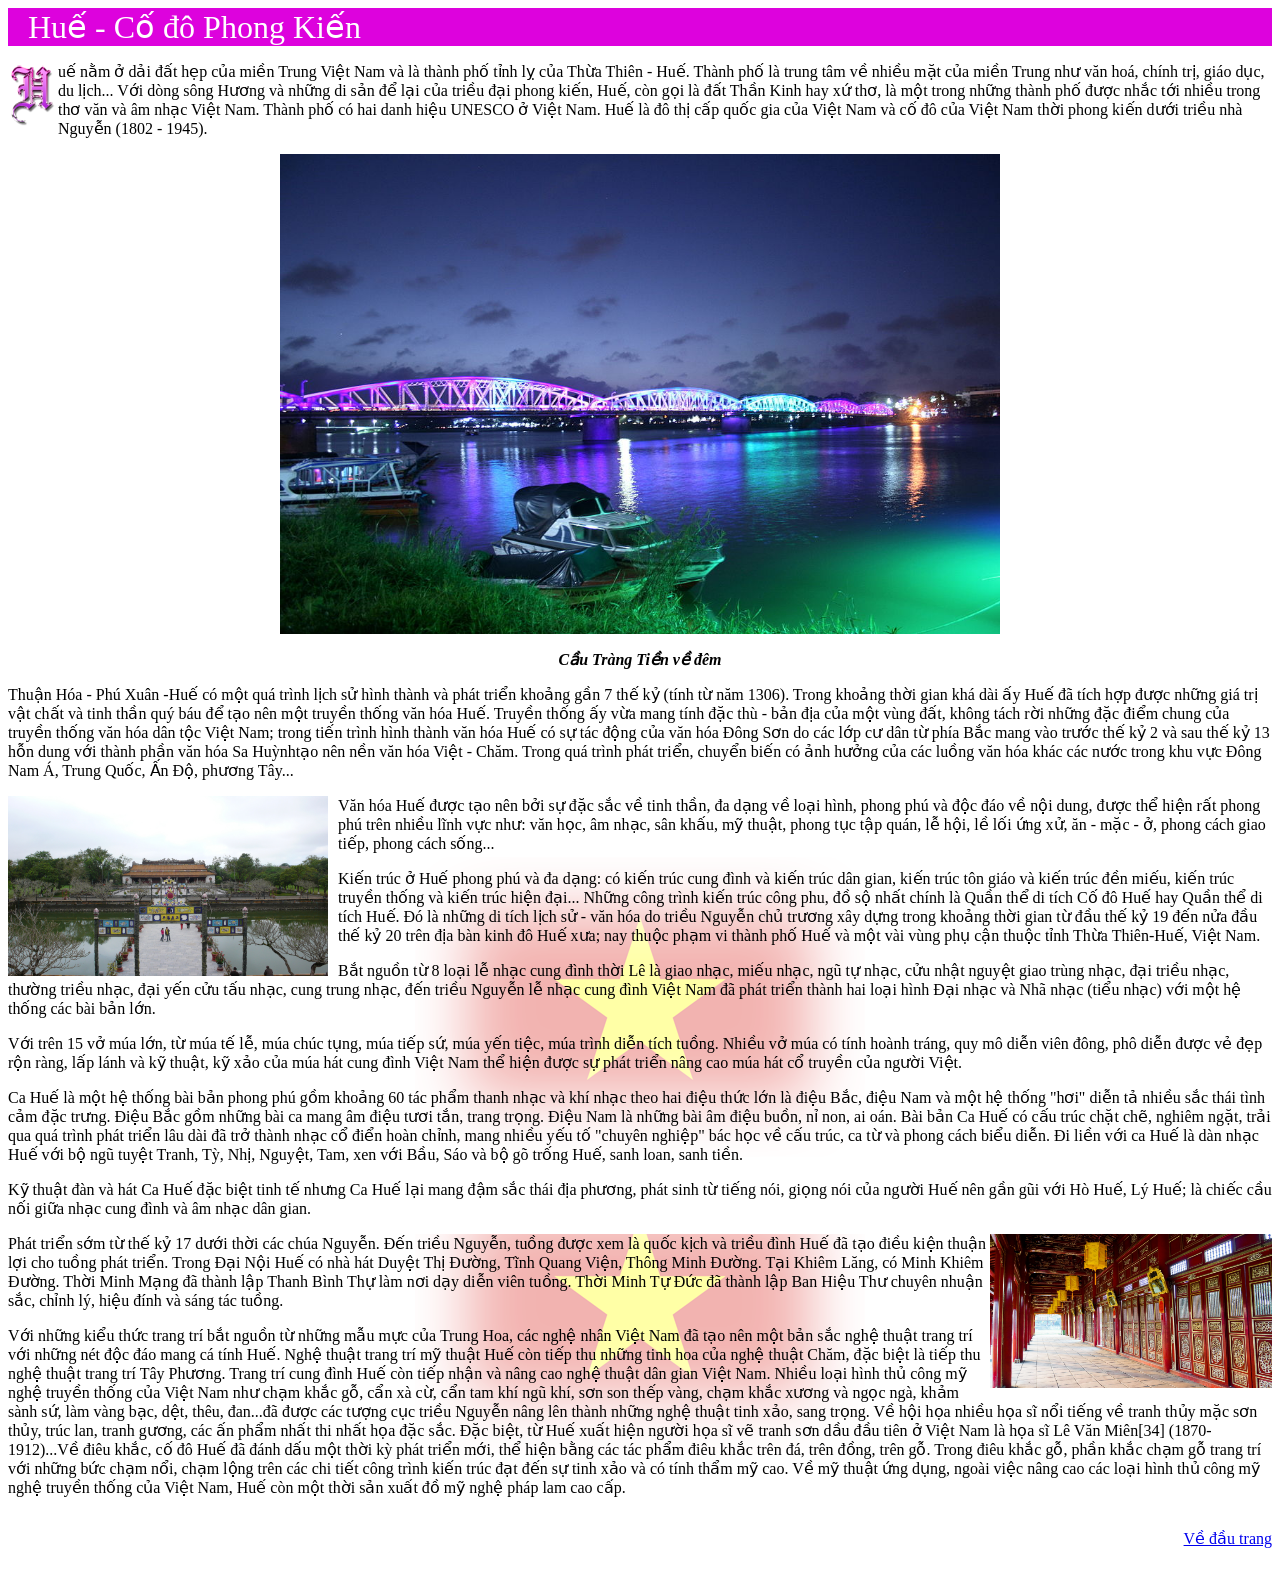
<file: baitapTKWeb/10 - VietNam/website-phan3.html>
<!DOCTYPE html>
<html lang="en">
<head>
    <meta charset="UTF-8">
    <meta name="viewport" content="width=device-width, initial-scale=1.0">
    <link rel="stylesheet" href="./styles-phan3.css">
    <title>Document</title>
</head>
<body>
    <div class="title">
        <span>
            Huế - Cố đô Phong Kiến
        </span>
    </div>
    <div class="main">
        <div class="container1">
            <img src="./hinh/H-tim.png" alt="H-image" class="word">
            <p>
                uế nằm ở dải đất hẹp của miền Trung Việt Nam và là thành phố tỉnh lỵ của Thừa Thiên - Huế. Thành phố là trung tâm về nhiều mặt của miền Trung như văn hoá, chính trị, giáo dục, du lịch... Với dòng sông Hương và những di sản để lại của triều đại phong kiến, Huế, còn gọi là đất Thần Kinh hay xứ thơ, là một trong những thành phố được nhắc tới nhiều trong thơ văn và âm nhạc Việt Nam. Thành phố có hai danh hiệu UNESCO ở Việt Nam. Huế là đô thị cấp quốc gia của Việt Nam và cố đô của Việt Nam thời phong kiến dưới triều nhà Nguyễn (1802 - 1945).
            </p>
            <img src="./hinh/Cau-trang-tien-hue.jpg" alt="Cầu Tràng Tiền" class="picture">
            <p class="text">
                Cầu Tràng Tiền về đêm
            </p>
            <p>
                Thuận Hóa - Phú Xuân -Huế có một quá trình lịch sử hình thành và phát triển khoảng gần 7 thế kỷ (tính từ năm 1306). Trong khoảng thời gian khá dài ấy Huế đã tích hợp được những giá trị vật chất và tinh thần quý báu để tạo nên một truyền thống văn hóa Huế. Truyền thống ấy vừa mang tính đặc thù - bản địa của một vùng đất, không tách rời những đặc điểm chung của truyền thống văn hóa dân tộc Việt Nam; trong tiến trình hình thành văn hóa Huế có sự tác động của văn hóa Đông Sơn do các lớp cư dân từ phía Bắc mang vào trước thế kỷ 2 và sau thế kỷ 13 hỗn dung với thành phần văn hóa Sa Huỳnhtạo nên nền văn hóa Việt - Chăm. Trong quá trình phát triển, chuyển biến có ảnh hưởng của các luồng văn hóa khác các nước trong khu vực Đông Nam Á, Trung Quốc, Ấn Độ, phương Tây...
            </p>
        </div>
        <div class="container2">
            <img src="./hinh/dien-thai-hoa-hue.jpg" alt="picture">
            <p>
                Văn hóa Huế được tạo nên bởi sự đặc sắc về tinh thần, đa dạng về loại hình, phong phú và độc đáo về nội dung, được thể hiện rất phong phú trên nhiều lĩnh vực như: văn học, âm nhạc, sân khấu, mỹ thuật, phong tục tập quán, lễ hội, lề lối ứng xử, ăn - mặc - ở, phong cách giao tiếp, phong cách sống...
            </p>
            <p>
                Kiến trúc ở Huế phong phú và đa dạng: có kiến trúc cung đình và kiến trúc dân gian, kiến trúc tôn giáo và kiến trúc đền miếu, kiến trúc truyền thống và kiến trúc hiện đại... Những công trình kiến trúc công phu, đồ sộ nhất chính là Quần thể di tích Cố đô Huế hay Quần thể di tích Huế. Đó là những di tích lịch sử - văn hóa do triều Nguyễn chủ trương xây dựng trong khoảng thời gian từ đầu thế kỷ 19 đến nửa đầu thế kỷ 20 trên địa bàn kinh đô Huế xưa; nay thuộc phạm vi thành phố Huế và một vài vùng phụ cận thuộc tỉnh Thừa Thiên-Huế, Việt Nam.
            </p>
            <p>
                Bắt nguồn từ 8 loại lễ nhạc cung đình thời Lê là giao nhạc, miếu nhạc, ngũ tự nhạc, cửu nhật nguyệt giao trùng nhạc, đại triều nhạc, thường triều nhạc, đại yến cửu tấu nhạc, cung trung nhạc, đến triều Nguyễn lễ nhạc cung đình Việt Nam đã phát triển thành hai loại hình Đại nhạc và Nhã nhạc (tiểu nhạc) với một hệ thống các bài bản lớn.
            </p>
            <p>
                Với trên 15 vở múa lớn, từ múa tế lễ, múa chúc tụng, múa tiếp sứ, múa yến tiệc, múa trình diễn tích tuồng. Nhiều vở múa có tính hoành tráng, quy mô diễn viên đông, phô diễn được vẻ đẹp rộn ràng, lấp lánh và kỹ thuật, kỹ xảo của múa hát cung đình Việt Nam thể hiện được sự phát triển nâng cao múa hát cổ truyền của người Việt.
            </p>
            <p>
                Ca Huế là một hệ thống bài bản phong phú gồm khoảng 60 tác phẩm thanh nhạc và khí nhạc theo hai điệu thức lớn là điệu Bắc, điệu Nam và một hệ thống "hơi" diễn tả nhiều sắc thái tình cảm đặc trưng. Điệu Bắc gồm những bài ca mang âm điệu tươi tắn, trang trọng. Điệu Nam là những bài âm điệu buồn, nỉ non, ai oán. Bài bản Ca Huế có cấu trúc chặt chẽ, nghiêm ngặt, trải qua quá trình phát triển lâu dài đã trở thành nhạc cổ điển hoàn chỉnh, mang nhiều yếu tố "chuyên nghiệp" bác học về cấu trúc, ca từ và phong cách biểu diễn. Đi liền với ca Huế là dàn nhạc Huế với bộ ngũ tuyệt Tranh, Tỳ, Nhị, Nguyệt, Tam, xen với Bầu, Sáo và bộ gõ trống Huế, sanh loan, sanh tiền.
            </p>
            <p>
                Kỹ thuật đàn và hát Ca Huế đặc biệt tinh tế nhưng Ca Huế lại mang đậm sắc thái địa phương, phát sinh từ tiếng nói, giọng nói của người Huế nên gần gũi với Hò Huế, Lý Huế; là chiếc cầu nối giữa nhạc cung đình và âm nhạc dân gian.
            </p>
        </div>
        <div class="container3">
            <img src="./hinh/truong-lang-dai-noi-hue.jpg" alt="picture">
            <p>
                Phát triển sớm từ thế kỷ 17 dưới thời các chúa Nguyễn. Đến triều Nguyễn, tuồng được xem là quốc kịch và triều đình Huế đã tạo điều kiện thuận lợi cho tuồng phát triển. Trong Đại Nội Huế có nhà hát Duyệt Thị Đường, Tĩnh Quang Viện, Thông Minh Đường. Tại Khiêm Lăng, có Minh Khiêm Đường. Thời Minh Mạng đã thành lập Thanh Bình Thự làm nơi dạy diễn viên tuồng. Thời Minh Tự Đức đã thành lập Ban Hiệu Thư chuyên nhuận sắc, chỉnh lý, hiệu đính và sáng tác tuồng.
            </p>
            <p>
                Với những kiểu thức trang trí bắt nguồn từ những mẫu mực của Trung Hoa, các nghệ nhân Việt Nam đã tạo nên một bản sắc nghệ thuật trang trí với những nét độc đáo mang cá tính Huế. Nghệ thuật trang trí mỹ thuật Huế còn tiếp thu những tinh hoa của nghệ thuật Chăm, đặc biệt là tiếp thu nghệ thuật trang trí Tây Phương. Trang trí cung đình Huế còn tiếp nhận và nâng cao nghệ thuật dân gian Việt Nam. Nhiều loại hình thủ công mỹ nghệ truyền thống của Việt Nam như chạm khắc gỗ, cẩn xà cừ, cẩn tam khí ngũ khí, sơn son thếp vàng, chạm khắc xương và ngọc ngà, khảm sành sứ, làm vàng bạc, dệt, thêu, đan...đã được các tượng cục triều Nguyễn nâng lên thành những nghệ thuật tinh xảo, sang trọng. Về hội họa nhiều họa sĩ nổi tiếng về tranh thủy mặc sơn thủy, trúc lan, tranh gương, các ấn phẩm nhất thi nhất họa đặc sắc. Đặc biệt, từ Huế xuất hiện người họa sĩ vẽ tranh sơn dầu đầu tiên ở Việt Nam là họa sĩ Lê Văn Miên[34] (1870-1912)...Về điêu khắc, cố đô Huế đã đánh dấu một thời kỳ phát triển mới, thể hiện bằng các tác phẩm điêu khắc trên đá, trên đồng, trên gỗ. Trong điêu khắc gỗ, phần khắc chạm gỗ trang trí với những bức chạm nổi, chạm lộng trên các chi tiết công trình kiến trúc đạt đến sự tinh xảo và có tính thẩm mỹ cao. Về mỹ thuật ứng dụng, ngoài việc nâng cao các loại hình thủ công mỹ nghệ truyền thống của Việt Nam, Huế còn một thời sản xuất đồ mỹ nghệ pháp lam cao cấp.
            </p>
        </div>
    </div>
    <footer>
        <p><a href="#">
            Về đầu trang
        </a></p>
    </footer>
</body>
</html>
</file>
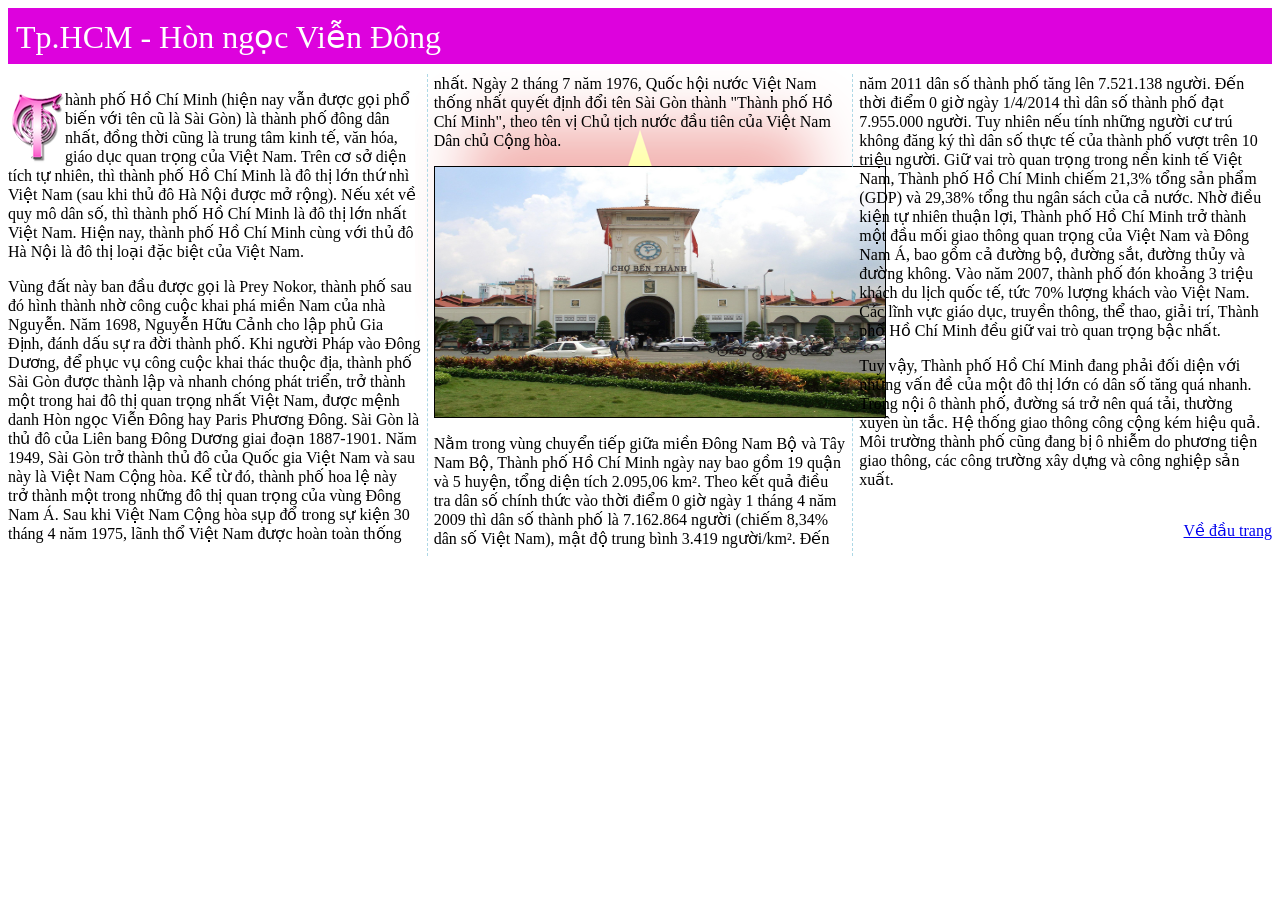
<file: baitapTKWeb/10 - VietNam/website-phan4.html>
<!DOCTYPE html>
<html lang="en">
<head>
    <meta charset="UTF-8">
    <meta name="viewport" content="width=device-width, initial-scale=1.0">
    <link rel="stylesheet" href="./styles-phan4.css">
    <title>Document</title>
</head>
<body>
    <div class="title">
        <span>
            Tp.HCM - Hòn ngọc Viễn Đông
        </span>
    </div>
    <div class="main">
        <div class="container">
            <img src="./hinh/T-hong.png" alt="T-picture" class="word">
            <p>
                hành phố Hồ Chí Minh (hiện nay vẫn được gọi phổ biến với tên cũ là Sài Gòn) là thành phố đông dân nhất, đồng thời cũng là trung tâm kinh tế, văn hóa, giáo dục quan trọng của Việt Nam. Trên cơ sở diện tích tự nhiên, thì thành phố Hồ Chí Minh là đô thị lớn thứ nhì Việt Nam (sau khi thủ đô Hà Nội được mở rộng). Nếu xét về quy mô dân số, thì thành phố Hồ Chí Minh là đô thị lớn nhất Việt Nam. Hiện nay, thành phố Hồ Chí Minh cùng với thủ đô Hà Nội là đô thị loại đặc biệt của Việt Nam.
            </p>
            <p>
                Vùng đất này ban đầu được gọi là Prey Nokor, thành phố sau đó hình thành nhờ công cuộc khai phá miền Nam của nhà Nguyễn. Năm 1698, Nguyễn Hữu Cảnh cho lập phủ Gia Định, đánh dấu sự ra đời thành phố. Khi người Pháp vào Đông Dương, để phục vụ công cuộc khai thác thuộc địa, thành phố Sài Gòn được thành lập và nhanh chóng phát triển, trở thành một trong hai đô thị quan trọng nhất Việt Nam, được mệnh danh Hòn ngọc Viễn Đông hay Paris Phương Đông. Sài Gòn là thủ đô của Liên bang Đông Dương giai đoạn 1887-1901. Năm 1949, Sài Gòn trở thành thủ đô của Quốc gia Việt Nam và sau này là Việt Nam Cộng hòa. Kể từ đó, thành phố hoa lệ này trở thành một trong những đô thị quan trọng của vùng Đông Nam Á. Sau khi Việt Nam Cộng hòa sụp đổ trong sự kiện 30 tháng 4 năm 1975, lãnh thổ Việt Nam được hoàn toàn thống nhất. Ngày 2 tháng 7 năm 1976, Quốc hội nước Việt Nam thống nhất quyết định đổi tên Sài Gòn thành "Thành phố Hồ Chí Minh", theo tên vị Chủ tịch nước đầu tiên của Việt Nam Dân chủ Cộng hòa.
            </p>
            <img src="./hinh/cho-ben-thanh.jpg" alt="picture" class="picture">
            <p>
                Nằm trong vùng chuyển tiếp giữa miền Đông Nam Bộ và Tây Nam Bộ, Thành phố Hồ Chí Minh ngày nay bao gồm 19 quận và 5 huyện, tổng diện tích 2.095,06 km². Theo kết quả điều tra dân số chính thức vào thời điểm 0 giờ ngày 1 tháng 4 năm 2009 thì dân số thành phố là 7.162.864 người (chiếm 8,34% dân số Việt Nam), mật độ trung bình 3.419 người/km². Đến năm 2011 dân số thành phố tăng lên 7.521.138 người. Đến thời điểm 0 giờ ngày 1/4/2014 thì dân số thành phố đạt 7.955.000 người. Tuy nhiên nếu tính những người cư trú không đăng ký thì dân số thực tế của thành phố vượt trên 10 triệu người. Giữ vai trò quan trọng trong nền kinh tế Việt Nam, Thành phố Hồ Chí Minh chiếm 21,3% tổng sản phẩm (GDP) và 29,38% tổng thu ngân sách của cả nước. Nhờ điều kiện tự nhiên thuận lợi, Thành phố Hồ Chí Minh trở thành một đầu mối giao thông quan trọng của Việt Nam và Đông Nam Á, bao gồm cả đường bộ, đường sắt, đường thủy và đường không. Vào năm 2007, thành phố đón khoảng 3 triệu khách du lịch quốc tế, tức 70% lượng khách vào Việt Nam. Các lĩnh vực giáo dục, truyền thông, thể thao, giải trí, Thành phố Hồ Chí Minh đều giữ vai trò quan trọng bậc nhất.
            </p>
            <p>
                Tuy vậy, Thành phố Hồ Chí Minh đang phải đối diện với những vấn đề của một đô thị lớn có dân số tăng quá nhanh. Trong nội ô thành phố, đường sá trở nên quá tải, thường xuyên ùn tắc. Hệ thống giao thông công cộng kém hiệu quả. Môi trường thành phố cũng đang bị ô nhiễm do phương tiện giao thông, các công trường xây dựng và công nghiệp sản xuất.
            </p>
            <footer>
                <p><a href="#">Về đầu trang</a></p>
            </footer>
        </div>
    </div>
</body>
</html>
</file>
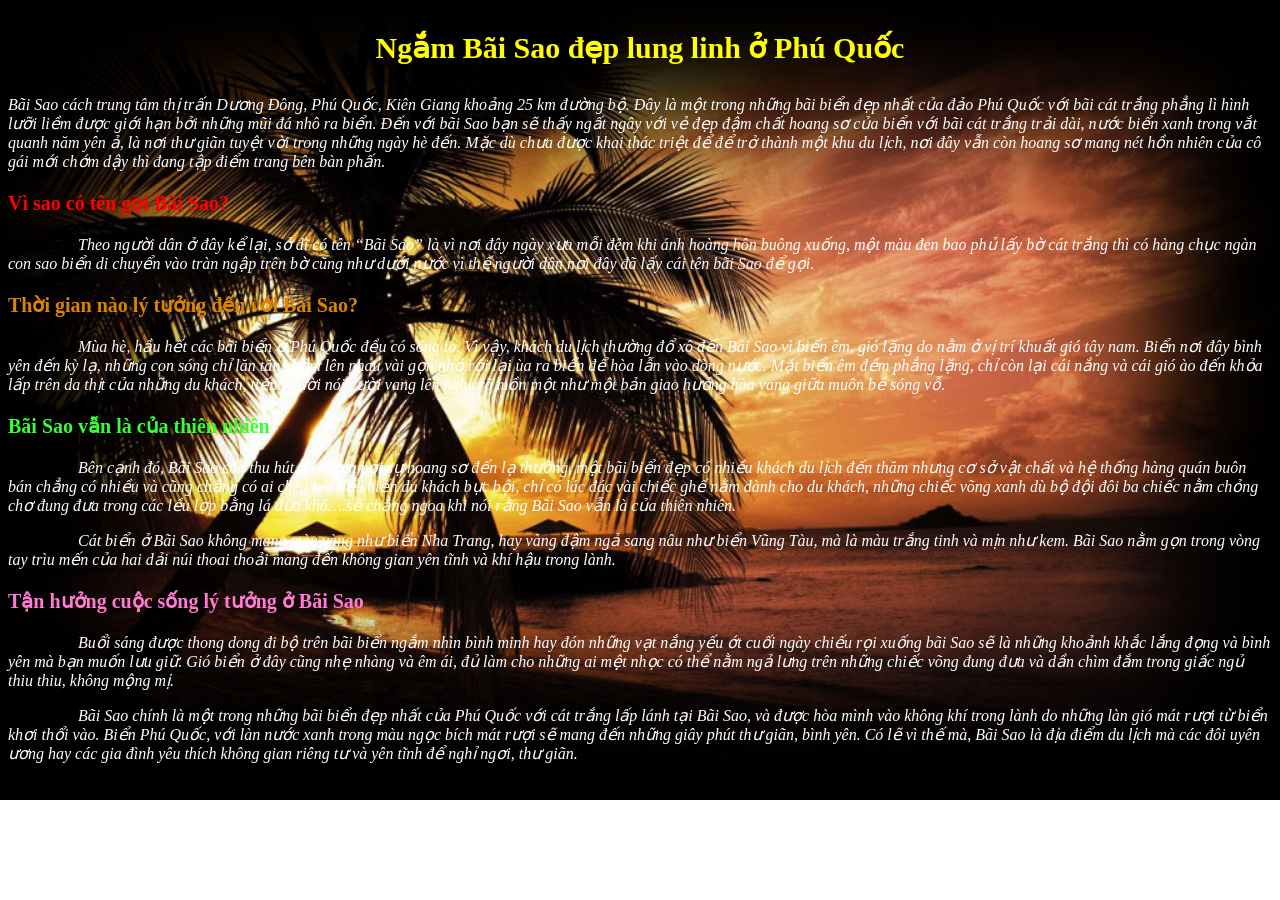
<file: baitapTKWeb/2 - PhuQuoc/PhuQuoc.html>
<!DOCTYPE html>
<html lang="en">
<head>
    <meta charset="UTF-8">
    <meta name="viewport" content="width=device-width, initial-scale=1.0">
    <title>Document</title>
    <link rel="stylesheet" href="./styles.css">
</head>
<body>
    <header>
        <p>Ngắm Bãi Sao đẹp lung linh ở Phú Quốc</p>
        <span>Bãi Sao cách trung tâm thị trấn Dương Đông, Phú Quốc, Kiên Giang khoảng 25 km đường bộ. Đây là một trong những bãi biển đẹp nhất của đảo Phú Quốc với bãi cát trắng phẳng lì hình lưỡi liềm được giới hạn bởi những mũi đá nhô ra biển. Đến với bãi Sao bạn sẽ thấy ngất ngây với vẻ đẹp đậm chất hoang sơ của biển với bãi cát trắng trải dài, nước biển xanh trong vắt quanh năm yên ả, là nơi thư giãn tuyệt vời trong những ngày hè đến. Mặc dù chưa được khai thác triệt để để trở thành một khu du lịch, nơi đây vẫn còn hoang sơ mang nét hồn nhiên của cô gái mới chớm dậy thì đang tập điểm trang bên bàn phấn.</span>
    </header>

    <div class="main">
        <div class="container1">
            <div id="container__title">
                <p>Vì sao có tên gọi Bãi Sao?</p>
            </div>
            <div id="container__content">
                <span>Theo người dân ở đây kể lại, sở dĩ có tên “Bãi Sao”  là vì nơi đây ngày xưa mỗi đêm khi ánh hoàng hôn buông xuống, một màu đen bao phủ lấy bờ cát trắng thì có hàng chục ngàn con sao biển di chuyển vào tràn ngập trên bờ cũng như dưới nước vì thế người dân nơi đây đã lấy cái tên bãi Sao để gọi.</span>
            </div>
        </div>
        <div class="container2">
            <div id="container__title">
                <p>Thời gian nào lý tưởng đến với Bãi Sao?</p>
            </div>
            <div id="container__content">
                <span>Mùa hè, hầu hết các bãi biển ở Phú Quốc đều có sóng to. Vì vậy, khách du lịch thường đổ xô đến Bãi Sao vì biển êm, gió lặng do nằm ở vị trí khuất gió tây nam. Biển nơi đây bình yên đến kỳ lạ, những con sóng chỉ lăn tăn chồm lên nhau vài gợn nhỏ rồi lại ùa ra biển để hòa lẫn vào dòng nước. Mặt biển êm đềm phẳng lặng, chỉ còn lại cái nắng và cái gió ào đến khỏa lấp trên da thịt của những du khách, tiếng cười nói cười vang lên nghe rõ mồn một như một bản giao hưởng hòa vang giữa muôn bề sóng vỗ.</span>
            </div>
        </div>
        <div class="container3">
            <div id="container__title">
                <p>Bãi Sao vẫn là của thiên nhiên</p>
            </div>
            <div id="container__content">
                <span>Bên cạnh đó, Bãi Sao còn thu hút du khách bởi sự hoang sơ đến lạ thường, một bãi biển đẹp có nhiều khách du lịch đến thăm nhưng cơ sở vật chất và hệ thống hàng quán buôn bán chẳng có nhiều và cũng chẳng có ai chèo kéo để khiến du khách bực bội, chỉ có lác đác vài chiếc ghế nằm dành cho du khách, những chiếc võng xanh dù bộ đội đôi ba chiếc nằm chỏng chơ đung đưa trong các lều lợp bằng lá dừa khô….sẽ chẳng ngoa khi nói rằng Bãi Sao vẫn là của thiên nhiên.</span><br>
                <p></p>
            </div>
            <div id="container__content">
                <span>Cát biển ở Bãi Sao không mang màu vàng như biển Nha Trang, hay vàng đậm ngả sang nâu như biển Vũng Tàu, mà là màu trắng tinh và mịn như kem. Bãi Sao nằm gọn trong vòng tay trìu mến của hai dải núi thoai thoải mang đến không gian yên tĩnh và khí hậu trong lành.</span>
            </div>
        </div>
        <div class="container4">
            <div id="container__title">
                <p>Tận hưởng cuộc sống lý tưởng ở Bãi Sao</p>
            </div>
            <div id="container__content">
                <span>Buổi sáng được thong dong đi bộ trên bãi biển ngắm nhìn bình minh hay đón những vạt nắng yếu ớt cuối ngày chiếu rọi xuống bãi Sao sẽ là những khoảnh khắc lắng đọng và bình yên mà bạn muốn lưu giữ. Gió biển ở đây cũng nhẹ nhàng và êm ái, đủ làm cho những ai mệt nhọc có thể nằm ngả lưng trên những chiếc võng đung đưa và dần chìm đắm trong giấc ngủ thiu thiu, không mộng mị.</span><br>
                <p></p>
            </div>
            <div id="container__content">
                <span>Bãi Sao chính là một trong những bãi biển đẹp nhất của Phú Quốc với cát trắng lấp lánh tại Bãi Sao, và được hòa mình vào không khí trong lành do những làn gió mát rượi từ biển khơi thổi vào. Biển Phú Quốc, với làn nước xanh trong màu ngọc bích mát rượi sẽ mang đến những giây phút thư giãn, bình yên. Có lẽ vì thế mà, Bãi Sao là địa điểm du lịch mà các đôi uyên ương hay các gia đình yêu thích không gian riêng tư và yên tĩnh để nghỉ ngơi, thư giãn.</span>
            </div>
        </div>
    </div>
</body>
</html>
</file>
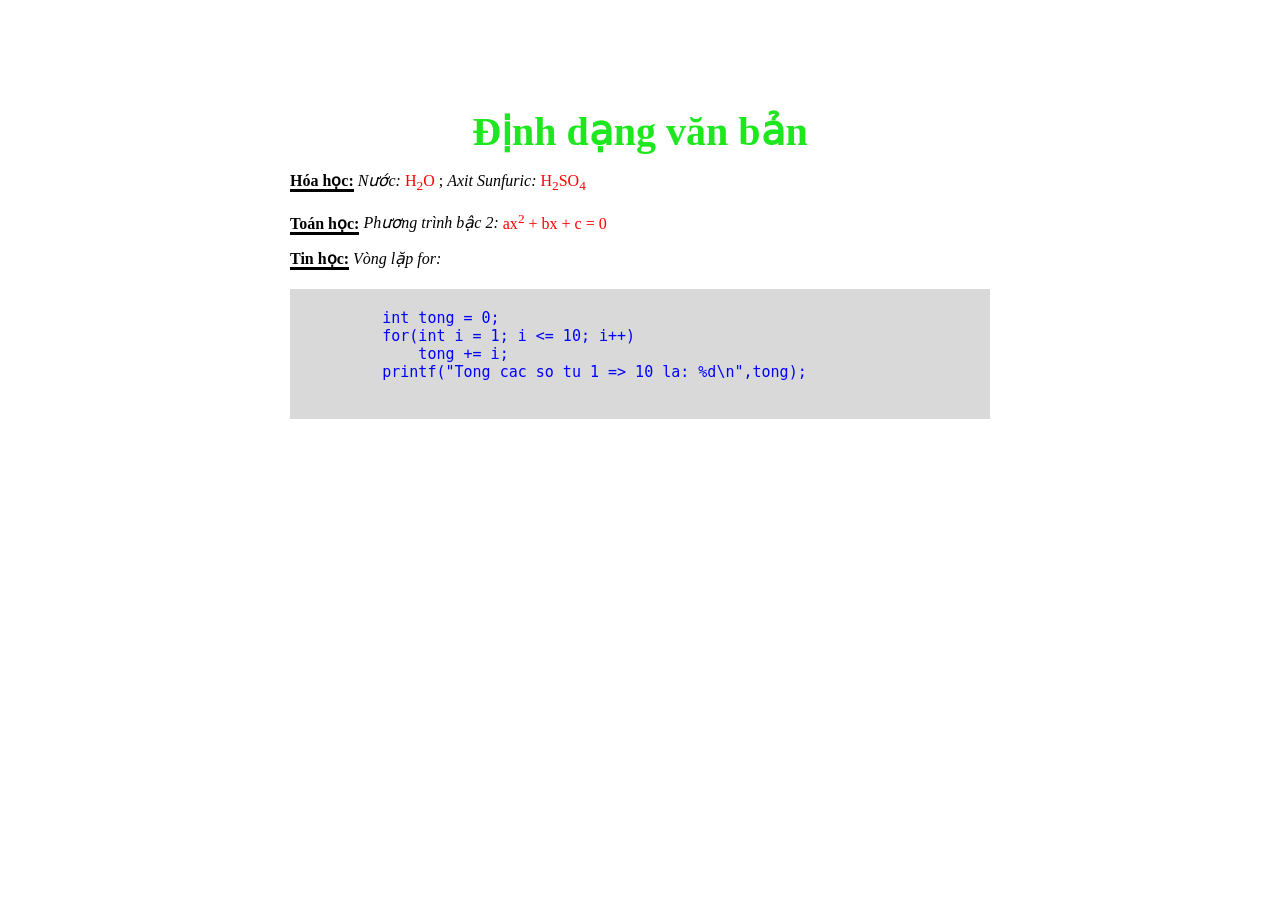
<file: baitapTKWeb/3 - DinhDangVanBan/DinhDangVanBan.html>
<!DOCTYPE html>
<html lang="en">
<head>
    <meta charset="UTF-8">
    <meta name="viewport" content="width=device-width, initial-scale=1.0">
    <title>Document</title>
    <link rel="stylesheet" href="./styles.css">
</head>
<body>
    <header>Định dạng văn bản</header>
    <div class="container1">
        <p><span class="title">Hóa học:</span><span class="element"> Nước: </span><span class="content">H<sub>2</sub>O</span> ; <span class="element">Axit Sunfuric:</span> <span class="content">H<sub>2</sub>SO<sub>4</sub></span></p>
        <p><span class="title">Toán học:</span><span class="element"> Phương trình bậc 2: </span><span class="content">ax<sup>2</sup> + bx + c = 0</span></p>
        <p><span class="title">Tin học:</span><span class="element"> Vòng lặp for:</span></p>
    </div>
    <div class="container2">
        <pre>
        int tong = 0;
        for(int i = 1; i <= 10; i++)
            tong += i; 
        printf("Tong cac so tu 1 => 10 la: %d\n",tong);
        </pre>
    </div>
</body>
</html>
</file>
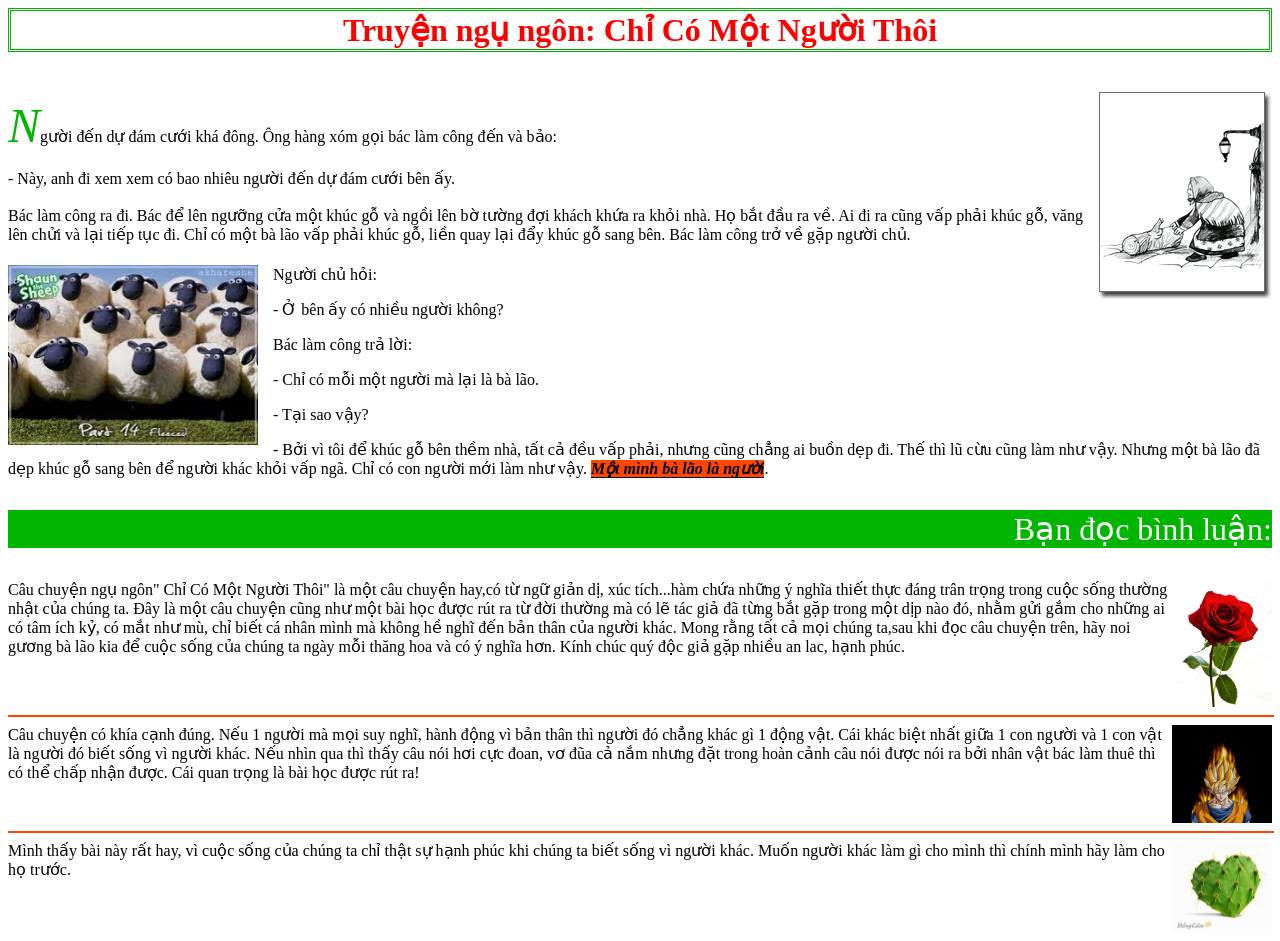
<file: baitapTKWeb/4 - TruyenNguNgon/TruyenNguNgon.html>
<!DOCTYPE html>
<html lang="en">
<head>
    <meta charset="UTF-8">
    <meta name="viewport" content="width=device-width, initial-scale=1.0">
    <title>Document</title>
    <link rel="stylesheet" href="./styles.css">
    <link rel="stylesheet" href="./hinh">
</head>
<body>
    <header>
        <span>Truyện ngụ ngôn: Chỉ Có Một Người Thôi</span>
    </header>
    <div class="container1">
        <div id="container1__content">
            <p><span id="styleWord">N</span>gười đến dự đám cưới khá đông. Ông hàng xóm gọi bác làm công đến và bảo:</p>
            <span>- Này, anh đi xem xem có bao nhiêu người đến dự đám cưới bên ấy.</span><br>
            <span>
                Bác làm công ra đi. Bác để lên ngưỡng cửa một khúc gỗ và ngồi lên bờ tường đợi khách khứa ra khỏi nhà. Họ bắt đầu ra về. Ai đi ra cũng vấp phải khúc gỗ, văng lên chửi và lại tiếp tục đi. Chỉ có một bà lão vấp phải khúc gỗ, liền quay lại đẩy khúc gỗ sang bên. 
            Bác làm công trở về gặp người chủ.
            </span>
        
        </div>
            <img src="./hinh/ChiCoMotNguoiThoi.gif" id="picture1">
    </div>
    <div class="container2">    
            <img src="./hinh/bay-cuu.jpg" id="picture2">
            <p>Người chủ hỏi:</p>
            <p>- Ở bên ấy có nhiều người không?</p>
            <p>Bác làm công trả lời:</p>
            <p>- Chỉ có mỗi một người mà lại là bà lão.</p>
            <p>- Tại sao vậy?</p>
            <span>- Bởi vì tôi để khúc gỗ bên thềm nhà, tất cả đều vấp phải, nhưng cũng chẳng ai buồn dẹp đi. Thế thì lũ cừu cũng làm như vậy. Nhưng một bà lão đã dẹp khúc gỗ sang bên để người khác khỏi vấp ngã. Chỉ có con người mới làm như vậy. <span id="highlight">Một mình bà lão là người</span>.</span>
    </div>
    <div class="readCommet">
        <p>Bạn đọc bình luận:</p>
    </div>
    <div class="container3">
        <div id="container3Infomation">
            <div class="content1">
                <span>Câu chuyện ngụ ngôn" Chỉ Có Một Người Thôi" là một câu chuyện hay,có từ ngữ giản dị, xúc tích...hàm chứa những ý nghĩa thiết thực đáng trân trọng trong cuộc sống thường nhật của chúng ta. Đây là một câu chuyện cũng như một bài học được rút ra từ đời thường mà có lẽ tác giả đã từng bắt gặp trong một dịp nào đó, nhằm gửi gắm cho những ai có tâm ích kỷ, có mắt như mù, chỉ biết cá nhân mình mà không hề nghĩ đến bản thân của người khác. Mong rằng tất cả mọi chúng ta,sau khi đọc câu chuyện trên, hãy noi gương bà lão kia để cuộc sống của chúng ta ngày mỗi thăng hoa và có ý nghĩa hơn. Kính chúc quý độc giả gặp nhiều an lac, hạnh phúc.</span>
            </div>
                <img src="./hinh/rose.png" id="picture3">
        </div>  
        <hr>
        <div id="container3Infomation">
            <div class="content2">
                <span>Câu chuyện có khía cạnh đúng. Nếu 1 người mà mọi suy nghĩ, hành động vì bản thân thì người đó chẳng khác gì 1 động vật. Cái khác biệt nhất giữa 1 con người và 1 con vật là người đó biết sống vì người khác. Nếu nhìn qua thì thấy câu nói hơi cực đoan, vơ đũa cả nắm nhưng đặt trong hoàn cảnh câu nói được nói ra bởi nhân vật bác làm thuê thì có thể chấp nhận được. Cái quan trọng là bài học được rút ra!</span>
            </div>
                <img src="./hinh/songoku.gif" id="picture4">
        </div>
        <hr>
        <div id="container3Infomation">
            <div class="content3">
                <span>Mình thấy bài này rất hay, vì cuộc sống của chúng ta chỉ thật sự hạnh phúc khi chúng ta biết sống vì người khác. Muốn người khác làm gì cho mình thì chính mình hãy làm cho họ trước.</span>
            </div>
                <img src="./hinh/xuongrongtinhyeu.jpg" id="picture5">
                
        </div>
    </div>
</body>
</html>
</file>
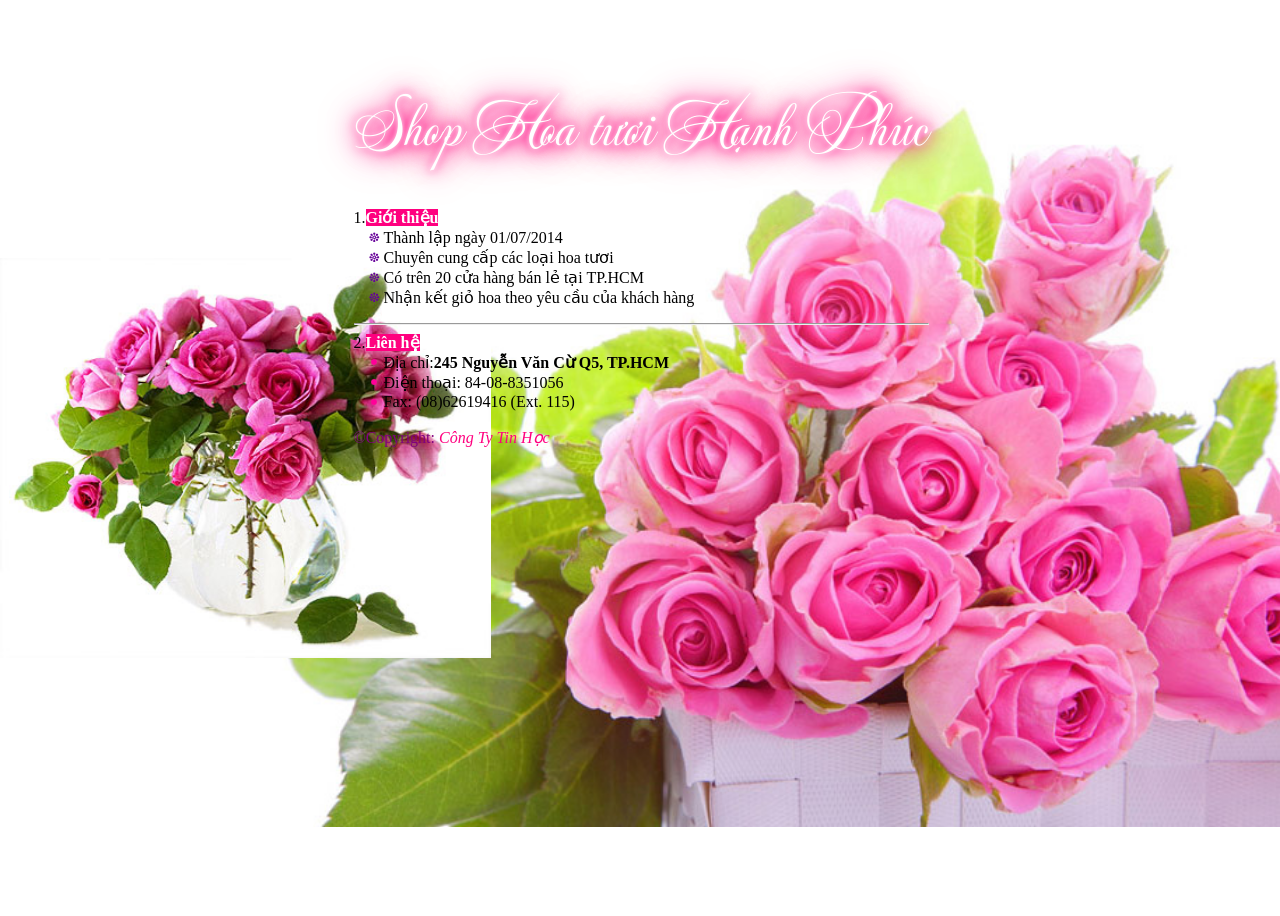
<file: baitapTKWeb/5 - ShopHoaTuoi/ShopHoaTuoi.html>
<!DOCTYPE html>
<html lang="en">
<head>
    <meta charset="UTF-8">
    <meta name="viewport" content="width=device-width, initial-scale=1.0">
    <title>Document</title>
    <link rel="stylesheet" href="./styles.css">

</head>
<body>
    <div class="main">
        <header id="mainTitle">
            <p>Shop Hoa tươi Hạnh Phúc</p>
        </header>
        <div class="container">
            <div id="content1">
                1.<span id="highlight">Giới thiệu </span>
                <ul class="list">
                    <li>Thành lập ngày 01/07/2014 </li>
                    <li>Chuyên cung cấp các loại hoa tươi</li>
                    <li>Có trên 20 cửa hàng bán lẻ tại TP.HCM </li>
                    <li>Nhận kết giỏ hoa theo yêu cầu của khách hàng </li>
                </ul>
            </div>
            <hr>
            <div id="content2">
                2.<span id="highlight">Liên hệ </span>
                <ul class="list">
                    <li>Địa chỉ: <b>245 Nguyễn Văn Cừ Q5, TP.HCM</b></li>
                    <li>Điện thoại: 84-08-8351056 </li>
                    <li>Fax: (08)62619416 (Ext. 115)</li>
                </ul>
            </div>
        </div>
        <footer>
            <span id="copyText">&copy;Copyright:</span> <span id="address">Công Ty Tin Học</span>
        </footer>
    </div>
</body>
</html>
</file>
<file: ChessGame/styles.css>
body{
    background-color: #FFA55D;
    display: flex;
    flex-direction: column;
}

.gameName{
    background-color: #FFDF88;
    border-radius: 20px;
    text-align: center;
}

.scoreBoard{
    background-color: #FFDF88;
    display: grid;
    grid-template-columns: repeat(2, 1fr);
    align-items: center;
    width: auto;
    border-radius: 20px;
    font-family: 'Quicksand', sans-serif;
}

.scoreBoard__name, .scoreBoard__score{
    padding: 5px;
    text-align: center;
}

.scoreBoard__name{
    font-weight: bold;
    font-size: 2em;
    border-bottom: 1px solid #ddd;
    text-align: center;
    
}

.scoreBoard__score{
    font-size: 2em;
}

.scoreBoard__controls{
    display: flex;
    width: auto;
}

.scoreBoard__controls--button{
    flex-grow: 1;
    height: 50px;
    font-size: 1.8em;
    cursor: pointer;
    border-radius: 20px;
}

.mainChessGame{
    display: flex;
    flex-direction: row;
    justify-content: center;
    flex-wrap: wrap;
}

#chessBox--table {
    margin: auto;
    padding: auto;
    width: 730px;
    height: 730px;
    border: 5px solid black;
    background-color: #7a4534;
    border-collapse: collapse;
    border-spacing: 0;
}

#chessBox--table td{
    height: 70px;
    width: 70px;
    border: 3px solid black;
}

#chessBox--table tr:nth-child(even) td:nth-child(odd){
    background-color: #ac522f;
}

#chessBox--table tr:nth-child(odd) td:nth-child(even){
    background-color: #ac522f;
}

#chessBox--table tr:nth-child(odd) td:nth-child(odd){
    background-color: #f1d7af;
}

#chessBox--table tr:nth-child(even) td:nth-child(even){
    background-color: #f1d7af;
}

.dark, .light{
    font-size: 60px;
    text-align: center;
}

.mainPlayer{
    display: flex;
    flex-direction: column;
    justify-content: center;
    align-items: center;
    width: 630px;
}

.locationRow{
    font-size: 30px;
}

.character{
    display: flex;
    flex-direction: row;
    align-items: center;
    width: 400px;
    height: 200px;
    border: 1px solid black;
    background-color: #ACC572;
}

.characterInformation{
    display: flex;
    flex-direction: column;
    justify-content: center;
    align-items: center;
    padding: 20px;
    width: 300px;
    height: 100px;
}

#characterInformation__name, #characterInformation__age{
    font-size: 30px;
}

.time{
    display: flex;
    justify-content: center;
    align-items: center;
    width: 400px;
    height: 100px;
    border: 1px solid black;
    background-color: #A76545;
    margin: 10px;
    font-size: 10vh;
}

.imagesPlayer1{
    object-fit: cover;
    width: 150px;
}

.imagesPlayer2{
    object-fit: cover;
    width: 150px;
}

.settingControl{
    display: flex;
    align-items: center;
    justify-content: center;
    gap: 30px;
    margin-top: 10px;
}

.button{
    padding: 20px;
    font-size: 1.5em;
    border: 1px solid black;
    background-color: wheat;
    border-radius: 20px;
    cursor: pointer;
}
</file>
<file: Day_13_homework/styles/mainCss.css>
@import url('background.css');
@import url('leftContainer.css');
@import url('rightContainer.css');
@import url('mainAccount.css');
@import url('newAccount.css');
</file>
<file: Day_8_homework/styles.css>
div{
    display: inline-flex;
    border: 1px solid black;
}

#top-nav-bar .W3-bar{
    display: inline-flex;
}

#top-nav-bar {
    background-color: rgba(0, 0, 0, 0.29);
    padding: 0px;
    text-align: center;
    display: flex;
    flex-direction: row;
    justify-content: space-around;
    padding: 10px 0;
}
  
#page-top {
    padding: 10px;
}
  
#page-top img {
    width: 150px; 
}

.W3-bar-item {
  display: inline-flex;
  flex-direction: row;
  justify-content: space-around;
  background-color: #444;
  padding: 10px 0;
  border-radius: 5px;
} 

nav .bar-item {
    color: white;
    border-radius: 5px;
    cursor: pointer;
} 
 
nav .bar-item:hover {
    background-color: green; 
}

#search-container {
    display: flex;
    padding: 10px;
}
  
#search-inner-container {
    background-color: #f4f4f4;
    padding: 10px;
    border-radius: 5px;
}
  
.right-section {
    display: flex;
    justify-content: flex-end; 
    padding: 10px;
}
  
.right-section #getCertificate,
.right-section #register {
    margin-right: 15px;
    border-radius: 5px; 
}
  
.right-section .sign-up, .right-section .Login {
    background-color: #28a745;
    padding: 10px;
    color: white;
    text-align: center;
    cursor: pointer;
    border-radius: 5px;
}
  
.right-section .sign-up:hover, .right-section .login:hover {
    background-color: #218838; 
}
section .html{
  border-radius: 5px;
}
section {
  display: inline-block;
  background-color: #c9c0c0;
}
section .css{
  border-radius: 5px;
}
section .javascript{
  border-radius: 5px;
}
section .sql{
  border-radius: 5px;
}
section .python{
  border-radius: 5px;
}
section .java{
  border-radius: 5px;
}
section .php{
  border-radius: 5px;
}
section .how-to{
  border-radius: 5px;
}
section .w3-css{
  border-radius: 5px;
}
section .c{
  border-radius: 5px;
}
section .bootstrap{
  border-radius: 5px;
}
section .react{
  border-radius: 5px;
}
section .mysql{
  border-radius: 5px;
}
section .jquery{
  border-radius: 5px;
}
section .excel{
  border-radius: 5px;
}
section .xml{
  border-radius: 5px;
}
</file>
<file: Day_9_homework/styles.css>
body { 
    display: flex;
    border: 3px solid black;
    border-radius: 10px;
}

.personal{
    display: inline-block;
    flex-direction: column;
    width: 300px;
    margin: 0px;
    border: 0px solid black;
    border-radius: 0px;
    background-color: rgb(16, 93, 182);
}

#personal__avatar{
    border: 2px solid black;
    margin: 10px;
    margin-top: 10px;
    margin-left: 30px;
    width: 150px;
    height: 150px;
    border-radius: 70%;
    justify-content: center;
    overflow: hidden;
}

#personal__avatar img{
    width: 100%;
    height: 100%;
    object-fit: cover;
}

.contactTitle{
    display: block;
    border-bottom: 3px solid rgb(255, 255, 255);
    margin: 10px;
    color: white;
    font-size: 25px;
}

.contactPersonal__information{
    display: block;
    margin: 10px;
    color: white;
}

.personal__education{
    display: block;
    color: white;
}

#educationProfileContent{
    display: flex;
    margin: 10px;
    max-width: 200px;
    overflow-wrap:break-word;
    flex-direction: column;
}

#skillTitle{
    display: block;
    border-bottom: 3px solid rgb(255, 255, 255);
    margin: 10px;
    color: white;
    font-size: 25px;
}

#skillITContent{
    display: flex;
    margin: 10px;
    max-width: 200px;
    overflow-wrap:break-word;
    flex-direction: column;
    color: white;
}

#skillEnglishContent{
    display: flex;
    margin: 10px;
    max-width: 200px;
    overflow-wrap:break-word;
    flex-direction: column;
    color: white;
}

.right-main{
    display: inline-block;
    flex-direction: column;
    width: 100%;
    margin: 0px;
    border: 0px solid black;
    border-radius: 0px;
}

.name-and-jobs{
    display: block;
    border: 0px solid black;
    padding-top: 45px;
    padding-left: 10px;
}

.name-and-jobsFullname{
    display: block;
    border: 0px solid black;
    font-size: 50px;
}

.name-and-jobsWhere{
    display: block;
    border: 0px solid black;
    font-size: 35px;
}

.career-goals{
    display: block;
    border: 0px solid black;
    padding-left: 0px;
    margin-top: 30px;
}

.career-goals__title{
    display: block;
    border-bottom: 3px solid black;
    margin: 10px;
    font-size: 25px;
}

#career-goalsContent{
    display: block;
    padding: 10px;
    font-size: 18px;
}

.experience{
    display: block;
    border: 0px solid black;
    padding-left: 0px;
}

.experience__title{
    display: block;
    border-bottom: 3px solid black;
    margin: 10px;
    font-size: 25px;
}

#experienceContent{
    display: block;
    padding: 10px;
    font-size: 18px;
}

.other-skill{
    display: block;
    border: 0px solid black;
    padding: 0px;
    
}

.other-skill__title{
    display: block;
    border-bottom: 3px solid black;
    margin: 10px;
    font-size: 25px;
    background-color: rgb(255, 255, 255);
}

#other-skillContent{
    display: block;
    padding: 10px;
    font-size: 18px;
    background-color: rgb(255, 255, 255);
}
</file>
<file: Hanoi Tower/hanoi-tower-2.css>
#root {
  display: flex;
  justify-content: space-between;
  position: relative;

}

.red {
  background-color: red;
  width: 250px;
  height: 250px;
  z-index: 3;
  position: relative;
  left: 650px;
  top: 300px;
}

.black {
  background-color: black;
  width: 50px;
  height: 50px;
  z-index: 7;
  position: relative;
  left: 750px;
  top: 150px;
}

.grey {
  background-color: grey;
  width: 400px;
  height: 400px;
  z-index: 0;
  position: relative;
  left: 575px;
  top: -80px;
}

.green {
  background-color: green;
  width: 200px;
  height: 200px;
  z-index: 4;
  position: relative;
  left: 53px;
  top: 325px;

}

.purple {
  background-color: purple;
  width: 300px;
  height: 300px;
  z-index: 2;
  position: relative;
  left: 3px;
  top: 75px;
}

.blue {
  background-color: blue;
  width: 150px;
  height: 150px;
  z-index: 5;
  position: relative;
  left: 77px;
  top: -150px;
}

.yellow {
  background-color: yellow;
  width: 100px;
  height: 100px;
  z-index: 6;
  position: relative;
  right: 420px;
  top: 375px;
}

.darkblue {
  background-color: darkblue;
  width: 350px;
  height: 350px;
  z-index: 1;
  position: relative;
  right: 545px;
  top: 150px;
}
</file>
<file: Hanoi Tower/hanoi-tower.css>
#root {
  display: flex;
  justify-content: space-between;
  position: relative;
  top: 250px;
  left: 550px;
}

.red {
  background-color: red;
  width: 250px;
  height: 250px;
  position: absolute;
  z-index: 3;
  left: 75px;
  top: 75px;

}

.black {
  background-color: black;
  width: 50px;
  height: 50px;
  position: absolute;
  z-index: 7;
  left: 175px;
  top: 175px;
}

.grey {
  background-color: grey;
  width: 400px;
  height: 400px;
  position: absolute;
  z-index: 0;

}

.green {
  background-color: green;
  width: 200px;
  height: 200px;
  z-index: 4;
  position: absolute;
  top: 100px;
  left: 100px;
}

.purple {
  background-color: purple;
  width: 300px;
  height: 300px;
  z-index: 2;
  position: absolute;
  top: 50px;
  left: 50px;
}

.blue {
  background-color: blue;
  width: 150px;
  height: 150px;
  z-index: 5;
  position: absolute;
  top: 125px;
  left: 125px;

}

.yellow {
  background-color: yellow;
  width: 100px;
  height: 100px;
  z-index: 6;
  position: absolute;
  top: 150px;
  left: 150px;
}

.darkblue {
  background-color: darkblue;
  width: 350px;
  height: 350px;
  z-index: 1;
  position: absolute;
  top: 25px;
  left: 25px;

}
</file>
<file: baitapTKWeb/1- Me!/styles.css>
header {
    text-align: center;
    background-color: #fad4fa;
    font-size:xx-large;
    font-weight: bold;
    color: #bf3b92;
    padding: 15px;
}

.main{
    background-color: #f9facc;
    margin-top: 20px;
}

#main__content1{
    text-align: center;
    color: blue;
    font-style: italic;
    padding: 10px;

}

#main__content2{
    text-align: center;
    color: #bf3b92;
    font-style: italic;
    padding: 10px;

}

#main__content3{
    text-align: center;
    color: green;
    font-style: italic;
    padding: 10px;
 
}

hr{
    border: 1px solid black;
    width: 300px;
    opacity: 0.3;
}
</file>
<file: baitapTKWeb/10 - VietNam/styles-phan1.css>
.title{
    font-size: 4vh;
    font-weight: bold;
    display: flex;
    justify-content: center;
    color:red;
}

.container1{
    background-image: url(./hinh/co-vietnam.png);
    background-repeat: no-repeat;
    background-position: center;
}

.container1 img{
    float: left;
    object-fit: cover;
    height: 370px;
    margin-right: 50px;
}

.container2{
    background-image: url(./hinh/co-vietnam.png);
    background-repeat: no-repeat;
    background-position: center;
}

.container2 img{
    float: right;
    object-fit: cover;
    height: 220px;

}

footer{
    display: flex;
    justify-content: end;
}
</file>
<file: baitapTKWeb/10 - VietNam/styles-phan2.css>
body{
    background-image: url(./hinh/co-vietnam.png);
    background-repeat: no-repeat;
    background-position: center;
}

.title{
    background-color: red;
    color: white;
    font-size: 200%;
    padding-left: 20px;
}

.container1 img{
    float:left;
    object-fit: cover;
    width: 270px;
    margin-right: 20px;
}

.content::first-letter{
    float: left;
    font-size: 5em;
    line-height: 0.8;
    color: #FDB813;
    font-family: Arial, Helvetica, sans-serif;
    font-weight: bold; 
    padding-right: 8px; 
    padding-bottom: 2px; 
}

.container1 p{
    font-size: 1.1em; 
}

.container2 img{
    float: right;
    object-fit: cover;
    width: 350px;
    height: 250px;
    margin-left: 20px;
}

.container2 p{
    font-size: 1.1em;
}

footer{
    display: flex;
    justify-content: end;
}
</file>
<file: baitapTKWeb/10 - VietNam/styles-phan3.css>
.title{
    background-color: rgb(221, 2, 221);
    color: white;
    font-size: 200%;
    padding-left: 20px;
}

.container1 .word{
    float: left;
    width: 50px;
}

.container1 .picture{
    display: flex;
    margin: 0 auto;
    width: 80vh;
}

.container1 .text{
    display: flex;
    justify-content: center;
    font-weight: bold;
    font-style: italic;
}

.container2{
    background-image: url(./hinh/co-vietnam.png);
    background-repeat:no-repeat;
    background-position: center;
}

.container2 img{
    float: left;
    width: 25vw;
    margin-right: 10px;
} 

.container3{
    background-image: url(./hinh/co-vietnam.png);
    background-repeat:no-repeat;
    background-position: center -80px;
}

.container3 img{
    float: right;
    width: 22vw;
    height: 12vw;
}

footer{
    display: flex;
    justify-content: end;
}
</file>
<file: baitapTKWeb/10 - VietNam/styles-phan4.css>
body{
    background-image: url(./hinh/co-vietnam.png);
    background-repeat:no-repeat;
    background-position: center 70px;
    width: auto;
}

.title{
    background-color: rgb(221, 2, 221);
    color: white;
    font-size: 200%;
    padding: 10px 0px 8px 8px;
    margin-bottom: 10px;
}

.container{
    columns: 3 5vh;
    column-gap: 13px;
    column-rule: 1px dashed lightblue;
    flex-wrap: wrap;
}

.container .word{
    float: left;
    margin-top: 15px;
}

.container .picture{
    break-inside: avoid;
    display: block;
    margin: 0 auto;
    border: 1px solid black;
    width: 450px; 
    height: 250px;
}

footer{
    display: flex;
    justify-content: end;
}
</file>
<file: baitapTKWeb/2 - PhuQuoc/styles.css>
body {
    background-image: url(./hoang-hon-phu-quoc.jpg);
    background-size: cover;
    background-repeat: no-repeat;
    color: white;
}

header p {
    text-align: center;
    color: yellow;
    font-size: 30px;
    font-weight: bold;
}

header span {
    font-style: italic;
}

.container1 #container__title{
    font-weight: bold;
    font-size: 20px;
    color: red;
}

.container2 #container__title{
    font-weight: bold;
    font-size: 20px;
    color: #db8400;
}

.container3 #container__title{
    font-weight: bold;
    font-size: 20px;
    color: rgb(54, 255, 54);
}

.container4 #container__title{
    font-weight: bold;
    font-size: 20px;
    color: rgb(255, 123, 209);
}

#container__content {
    text-indent: 70px;
    font-style: italic;
}
</file>
<file: baitapTKWeb/3 - DinhDangVanBan/styles.css>
body {
    display: flex;
    flex-direction: column;
    align-items: center;
    position: relative;
    top: 100px;
}

header{
    color: rgb(31, 231, 31);
    font-size: 40px;
    font-weight: bolder;
    text-align: center;
}

.container1{
    width: 700px;
    margin-bottom: -10px;
}

.title{
    border-bottom:3px solid black ;
    font-weight: bold;
}

.element{
    font-style: italic

}

.content{
    color: red;
}

.container2{
    width: 700px;
}

pre{
    font-size: 15px;
    background-color: rgb(128, 128, 128, 0.3);
    color: blue;
    padding: 20px;
}
</file>
<file: baitapTKWeb/4 - TruyenNguNgon/styles.css>
header{
    border: 1px solid rgb(1, 181, 1);
    padding: 1px;
    text-align: center;
    color: red;
    font-size: 200%;
    font-weight: bold;
}

header span{
    border: 1px solid rgb(1, 181, 1);
    display: flex;
    justify-content: center;
}

#container1__content{
    display: flex;
    flex-direction: column;
}

#styleWord{
    font-size: 300%;
    font-style: italic;
    color: rgb(1, 181, 1);
}

.container1{
    display: flex;
    margin-top: 30px;
}

#picture1{
    margin-top: 10px;
}


.container2{
    display: block;
    margin-top: -50px;
}

#picture2{
    float: left;
    width: 250px;
    height: 180px;
    margin-right: 15px;
    margin-bottom: 10px;
}

#highlight{
    border-bottom: 1px solid black;
    font-style: italic;
    font-weight: bold;
    background-color: orangered;
    
}

#container3Infomation{
    display: flex;
    flex-direction: row;
   
}

.container3{
    display: flex;
    flex-direction: column;
}

.content3, .content2, .content1{
    width: 100%;
}

.readCommet{
    text-align:end;
    background-color:rgb(1, 181, 1);
    color: white;
    font-size: 200%;
}

#picture3 , #picture4 , #picture5{
    width:100px
}

hr{
    border:1px solid orangered;
    width: 100%;
}
</file>
<file: baitapTKWeb/5 - ShopHoaTuoi/styles.css>
body{
    background-image: url(./hinh/binh-hoa.jpg), url(./hinh/nen-hoa-hong.jpg);
    background-repeat: no-repeat;
    background-position: left, right;
    background-size: auto 400px, 1000px;
    position: relative;
    min-height: 100vh;
    display: flex;
    justify-content: center;
    align-items: start;
}

.main{
    display: flex;
    flex-direction: column;
}

@font-face {
    font-family: 'Wedding';
    src: url(./fonts/UTM\ Wedding\ K&T.ttf);
}

header{
    font-size: 400%;
    font-family: 'Wedding';
    color: white;
    font-size: 4rem;
    text-shadow: 
    0 0 5px #fff,
    0 0 10px #ff007f,
    0 0 20px #ff007f,
    0 0 30px #ff007f,
    0 0 40px #ff007f;
    margin-bottom: -30px;
}

#highlight{
    background-color: #ff007f;
    color: white;
    font-weight: bold;
    padding-bottom: -30cm;
}

.list{
    margin-top: 0px;
}

#content1 ul {
    list-style-type: none;
    margin-left: -30px;
}

#content1 li::before{
    content: '';
    display: block;
    background-image: url(./hinh/bullet-hoa-tim.png);
    background-repeat: no-repeat;
    background-position: center;
    width: 20px;
    height: 20px;

}

#content1 li {
    display: flex; 
    align-items: center;
}

#content2 ul {
    list-style-type: none;
    margin-left: -30px;
}

#content2 li::before{
    content: '';
    display: block;
    background-image: url(./hinh/bullet-tron-hong.png);
    background-repeat: no-repeat;
    background-position: center;
    width: 20px;
    height: 20px;

}

#content2 li {
    display: flex; 
    align-items: center;
}

#address{
    color: #ff007f;
    font-style: italic;
}

#copyText{
    color: purple;
}

hr{
    width: 100%;
}
</file>
